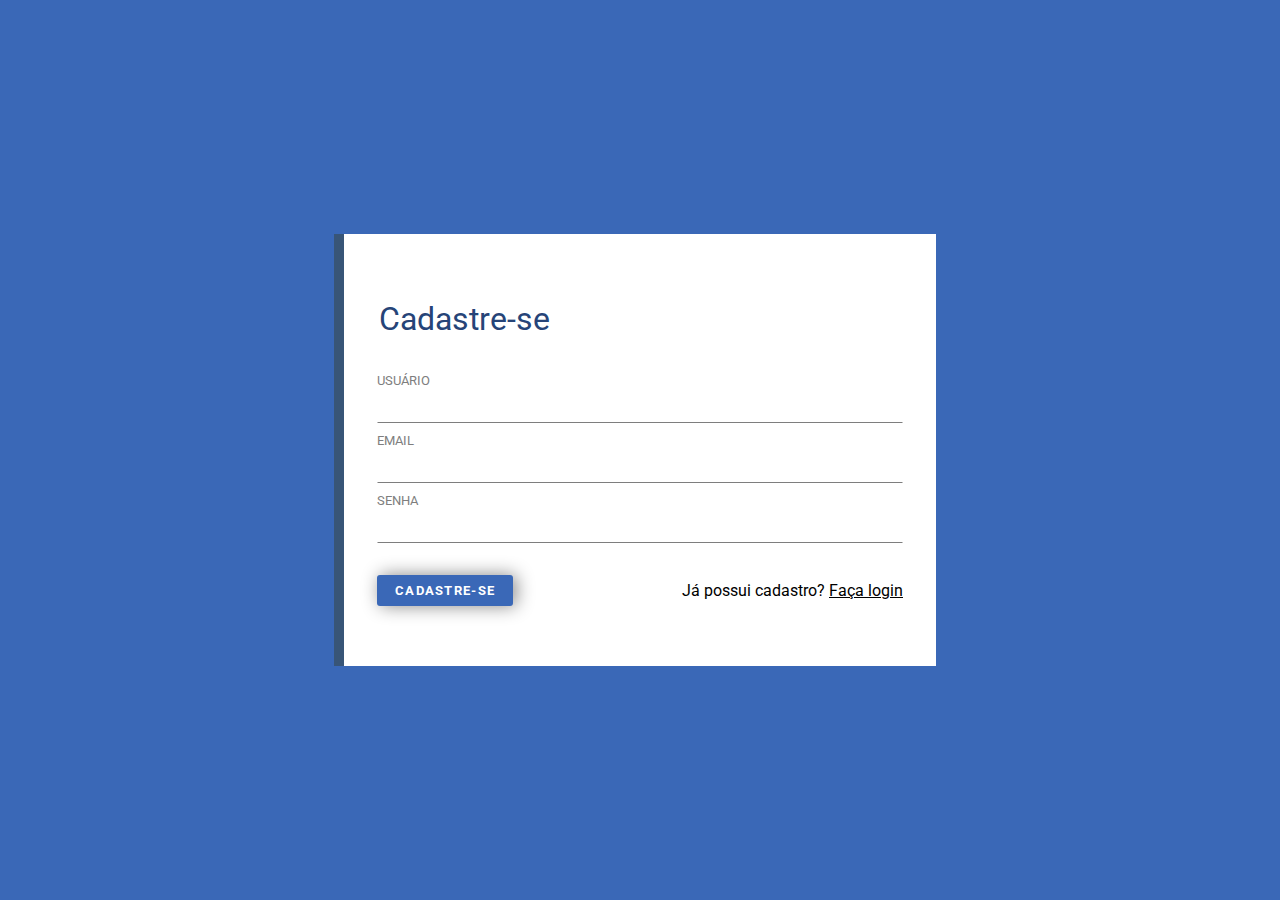
<file: projeto_login_cadastro/index.html>
<!DOCTYPE html>
<html lang="pt-br">

<head>
    <meta charset="UTF-8">
    <meta name="viewport" content="width=device-width, initial-scale=1.0">
    <title>index</title>



    <link rel="preconnect" href="https://fonts.googleapis.com">
    <link rel="preconnect" href="https://fonts.gstatic.com" crossorigin>
    <link
        href="https://fonts.googleapis.com/css2?family=Inter:wght@600&family=Roboto:wght@300;400;900&family=Sora&display=swap"
        rel="stylesheet">


    <link rel="stylesheet" href="../projeto_login_cadastro/estilo_index.css">

</head>

<body>

    <form action="#" class="wrapperContainer_form" autocomplete="off" method="get">

        <fieldset class="wrapperContainer_fieldset">

            <legend class="wrapperContainer_title">Cadastre-se</legend>

            <label for="user" class=" wrapperContainer_label">Usuário</label>

            <input class="wrapperContainer_input" type="text" id="user" name="user" required>

            <label class=" wrapperContainer_label" for="email">Email</label>

            <input class="wrapperContainer_input" type="email" name="email" id="email">

            <label class=" wrapperContainer_label" for="password">Senha</label>

            <input class="wrapperContainer_input son" maxlength="20" minlength="8" type="password" name="password"
                id="password">

            <div class="wrapperContainer_hero">
                <button type="submit" class="wrapperContainer_btn">Cadastre-se</button>
                <a href="../projeto_login_cadastro/login.html" class="wrapperContainer_link_a">Já possui cadastro?
                    <span> Faça login </span> </a>
            </div>

        </fieldset>


    </form>


</body>

</html>
</file>
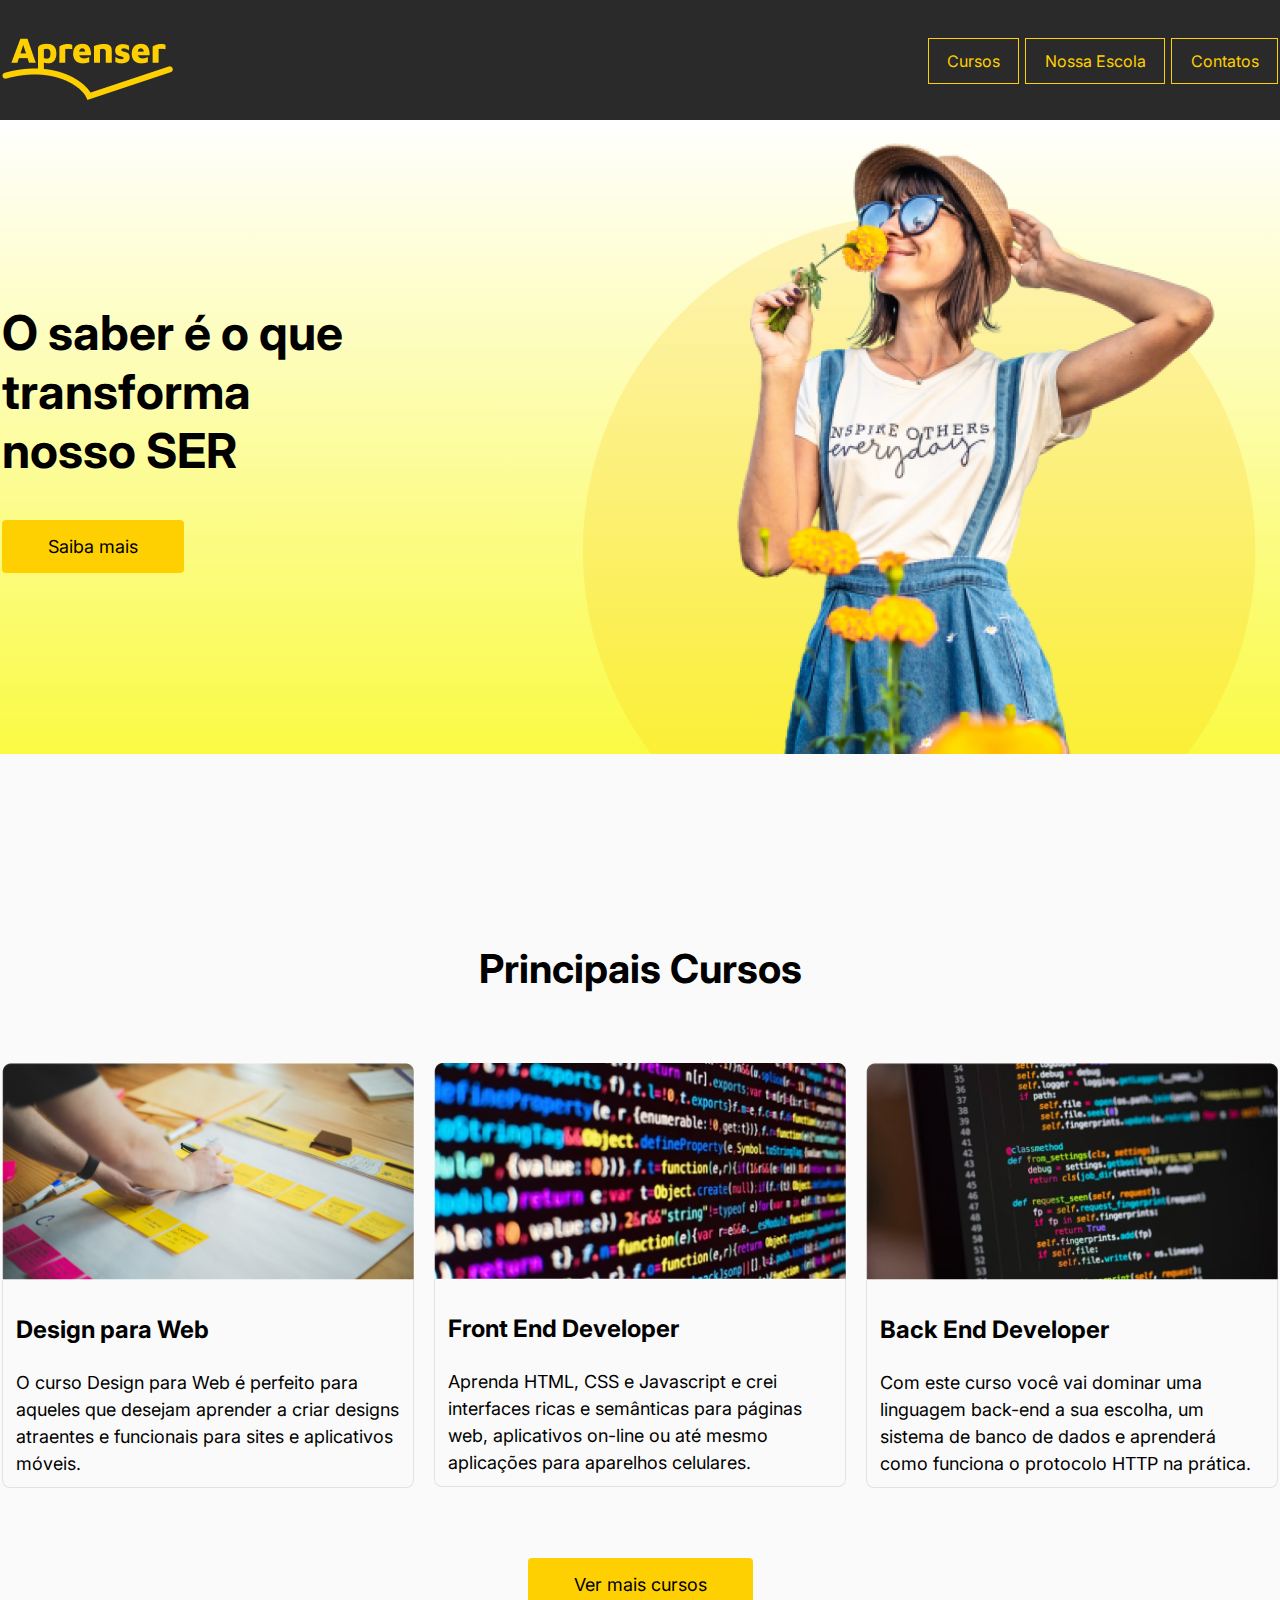
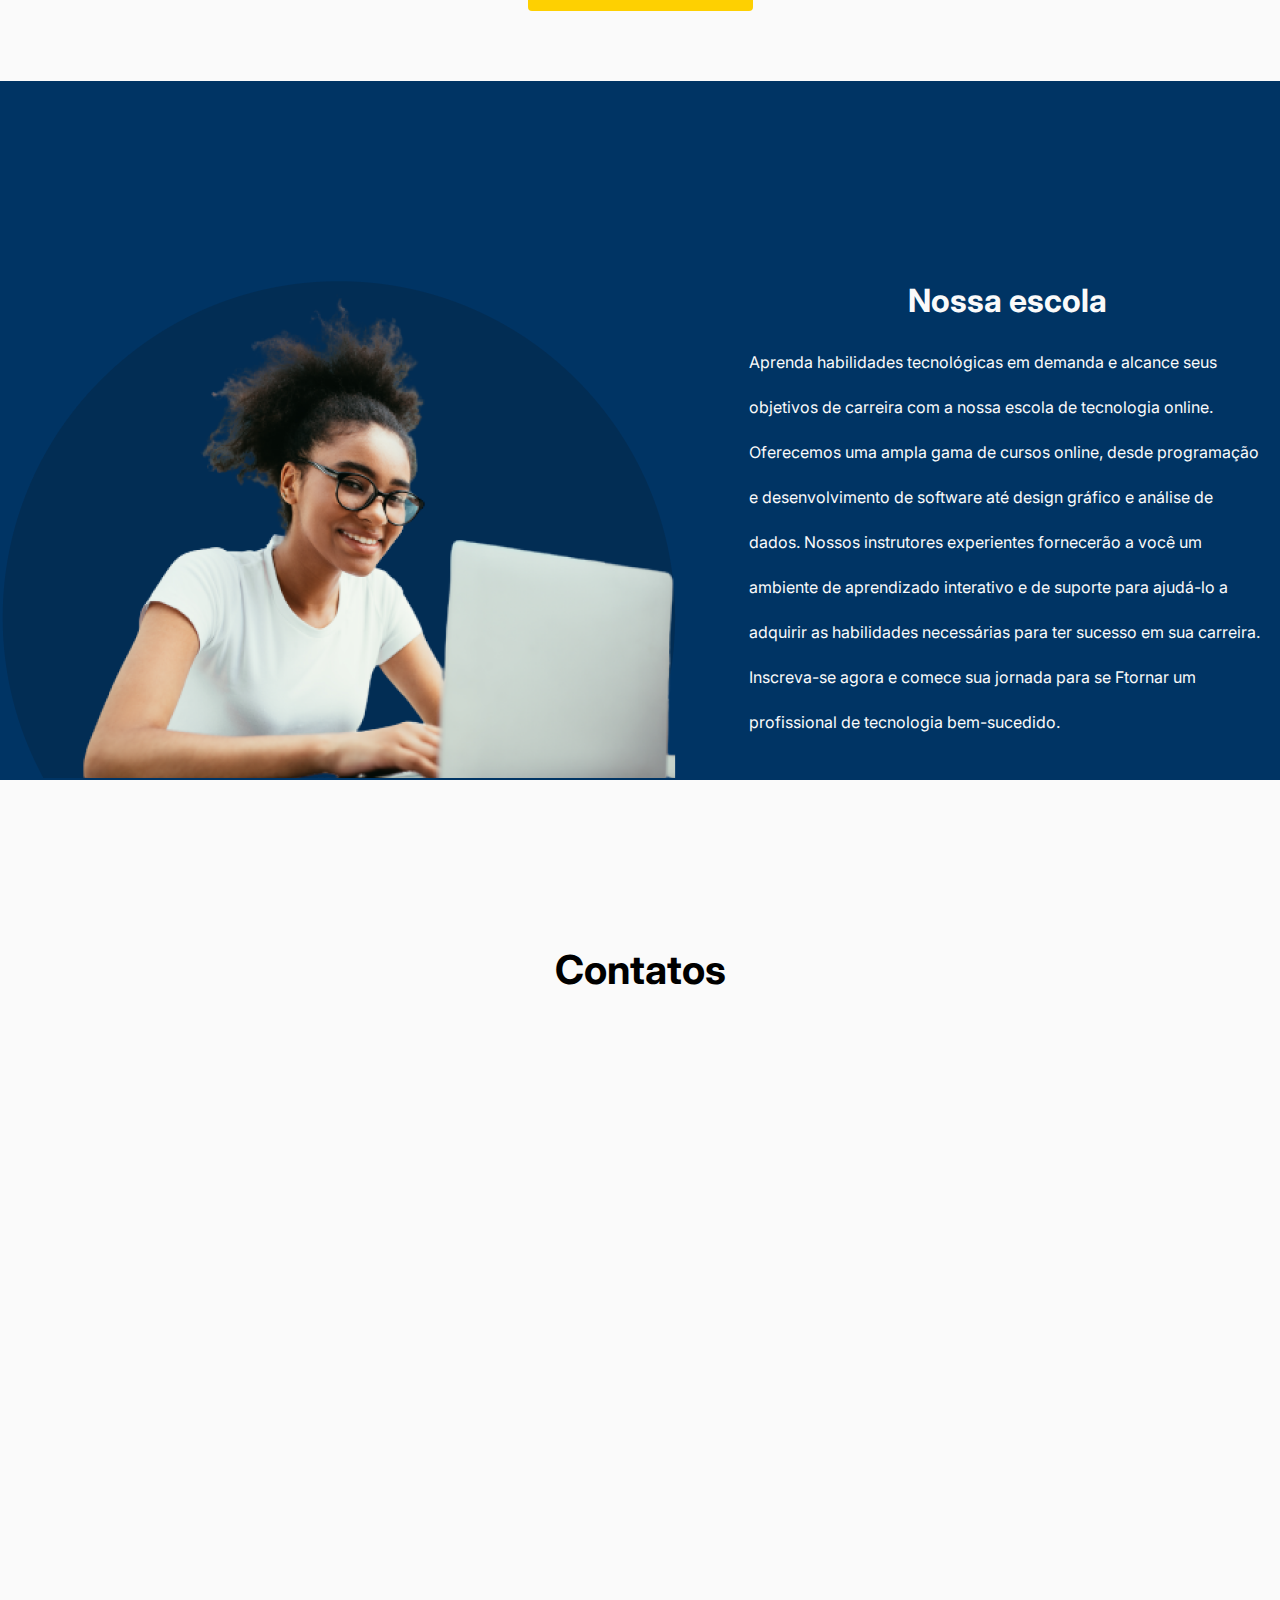
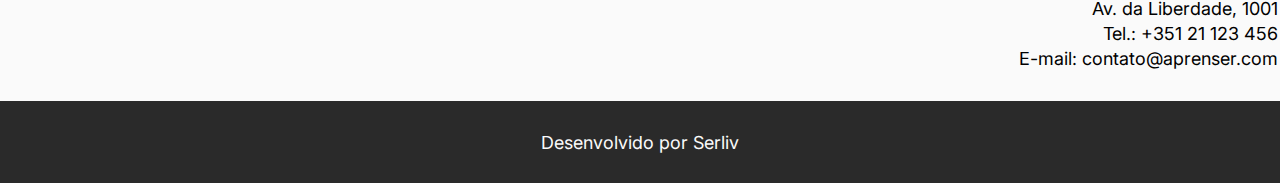
<file: ProjetoAprenser/index.html>
<!DOCTYPE html>
<html lang="pt-br">

<head>
    <meta charset="UTF-8">
    <meta name="viewport" content="width=device-width, initial-scale=1.0">
    <title>Projeo Aprenser</title>

    <link rel="preconnect" href="https://fonts.googleapis.com">
    <link rel="preconnect" href="https://fonts.gstatic.com" crossorigin>
    <link href="https://fonts.googleapis.com/css2?family=Inter:wght@600&family=Roboto:wght@400;900&display=swap"
        rel="stylesheet">
    <link rel="preconnect" href="https://fonts.googleapis.com">
    <link rel="preconnect" href="https://fonts.gstatic.com" crossorigin>
    <link
        href="https://fonts.googleapis.com/css2?family=Inter:wght@600&family=Roboto:wght@400;900&family=Sora&display=swap"
        rel="stylesheet">

    <link rel="stylesheet" href="estilo.css">

</head>

<body>
    <div class="wrapperContainer wrapperContainer-dark wrapperContainer_fixed">
        <header class="header container">
            <img src="../ProjetoAprenser/imagens/logoAprenser.png" alt="logo-Aprenser">

            <nav class="header_nav">
                <ul>
                    <li><a href="#cursos">Cursos</a></li>
                    <!-- colocando o #cursos é possível clicar e direcionar o usuário para seção na página. -->
                    <li><a href="#escola">Nossa Escola</a></li>
                    <li><a href="#contatos">Contatos</a></li>
                </ul>
            </nav>
        </header>
    </div>

    <div class="wrapperContainer wrapperContainer-hero">
        <section class="container heroBanner">
            <div class="header_content">
                <h1 class="hero_title">O saber é o que transforma nosso <span class="upper"> ser </span> </h1>
                <a href="#" class="btn">Saiba mais</a>
            </div>
            <img src="../ProjetoAprenser/imagens/HeroImage.png" alt="Mulher segurando flores">
        </section>
    </div>

    <div class="wrapperContainer wrapperContainer-light wrapperContainer-padded" id="cursos">
        <section  class="cursos container">
            <h2 class="section_title">Principais Cursos</h2>
            <div class="cursosContainer">
                <article class="curso_card">
                    <img src="../ProjetoAprenser/imagens/curso-design.png" alt="Curso Design">
                    <div class="cursos_card_content">
                        <h3>Design para Web</h3>
                        <p>O curso Design para Web é perfeito para aqueles que desejam aprender a criar designs
                            atraentes e funcionais para sites e aplicativos móveis.</p>
                    </div>
                </article>

                <article class="curso_card">
                    <img src="../ProjetoAprenser/imagens/curso-design-1.png" alt="Curso Front-end">
                    <div class="cursos_card_content">
                        <h3>Front End Developer</h3>
                        <p>Aprenda HTML, CSS e Javascript e crei interfaces ricas e semânticas para páginas web,
                            aplicativos on-line ou até mesmo aplicações para aparelhos celulares.</p>
                    </div>
                </article>

                <article class="curso_card">
                    <img src="../ProjetoAprenser/imagens/curso-design-2.png" alt="Curso back-end">
                    <div class="cursos_card_content">
                        <h3>Back End Developer</h3>
                        <p>Com este curso você vai dominar uma linguagem back-end a sua escolha, um sistema de banco de
                            dados e aprenderá como funciona o protocolo HTTP na prática.</p>
                    </div>
                </article>
            </div>
            <a href="#" class="btn section_btn">Ver mais cursos</a>
        </section>
    </div>

    <div class="wrapperContainer wrapperContainer-dark2 wrapperContainer-padded" id="escola">
        <section class="container escola">
            <div class="div_img_mulher">
                <img src="../ProjetoAprenser/imagens/nossa-escola.png" alt="Jovem mulher estudante">
            </div>
            <div class="escola_content">
                <h3 class="escola_title">Nossa escola</h3>
                <p>Aprenda habilidades tecnológicas em demanda e alcance seus objetivos de carreira com a nossa escola
                    de tecnologia online. Oferecemos uma ampla gama de cursos online, desde programação e
                    desenvolvimento de software até design gráfico e análise de dados. Nossos instrutores experientes
                    fornecerão a você
                    um ambiente de aprendizado interativo e de suporte para ajudá-lo a adquirir as habilidades
                    necessárias para ter sucesso em sua carreira. Inscreva-se agora e comece sua jornada para se Ftornar
                    um
                    profissional de tecnologia bem-sucedido.
                </p>
            </div>

        </section>
    </div>

    <div class="wrapperContainer wrapperContainer-banner wrapperContainer-padded" id="contatos">
        <section class="container">
            <h2 class="contatos">Contatos</h2>
            <!-- <img src="../ProjetoAprenser/imagens/map.png" alt="mapa"> -->
            <iframe
                src="https://www.google.com/maps/embed?pb=!1m18!1m12!1m3!1d3969.095916087109!2d-35.21424572387248!3d-5.842104094141204!2m3!1f0!2f0!3f0!3m2!1i1024!2i768!4f13.1!3m3!1m2!1s0x7b2ff7f3d2f608f%3A0xd58db53fc452bd36!2sNatal%20Shopping!5e0!3m2!1spt-BR!2sbr!4v1690777337299!5m2!1spt-BR!2sbr"
                width="100%" height="525" style="border:0;" allowfullscreen="" loading="lazy"
                referrerpolicy="no-referrer-when-downgrade"></iframe>
            <address class="contato_address">
                Av. da Liberdade, 1001 <br>
                Tel.: +351 21 123 456 <br>
                E-mail: contato@aprenser.com
            </address>
        </section>
    </div>

    <div class="wrapperContainer wrapperContainer-dark">
        <footer class="rodape">
            Desenvolvido por Serliv
        </footer>
    </div>

</body>

</html>
</file>
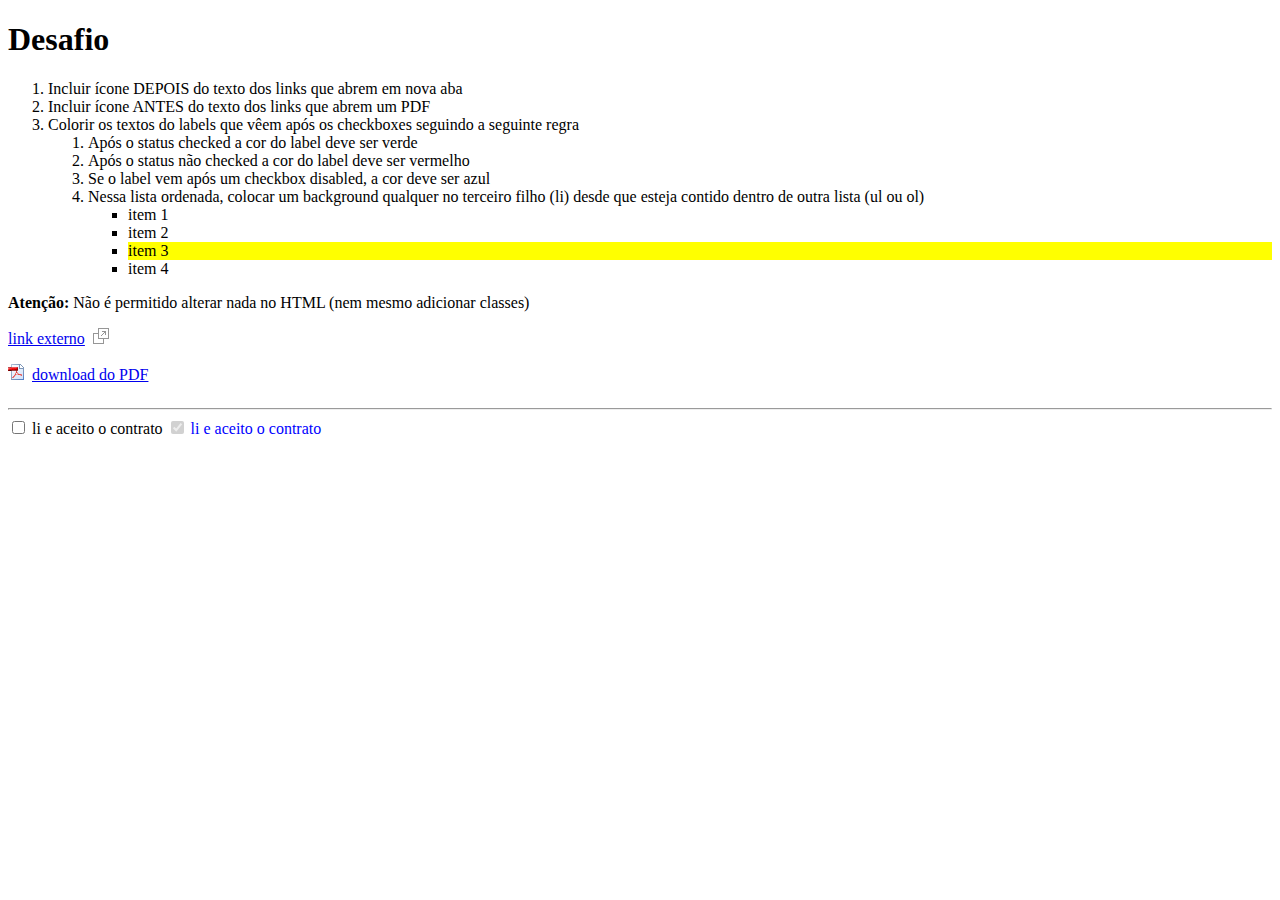
<file: after_before_desafio/after_before_desafio-inicio.html>
<!DOCTYPE html>
<html lang="pt-br">

<head>
    <meta charset="UTF-8">

    <title>Seletores de atributos</title>
    <link rel="stylesheet" href="../after_before_desafio/after_before_desafio-inicio.css">

</head>

<body>

    <h1>Desafio</h1>
    <ol>
        <li>Incluir ícone DEPOIS do texto dos links que abrem em nova aba</li>
        <li>Incluir ícone ANTES do texto dos links que abrem um PDF</li>
        <li>Colorir os textos do labels que vêem após os checkboxes seguindo a seguinte regra
            <ol>
                <li>Após o status checked a cor do label deve ser verde</li>
                <li>Após o status não checked a cor do label deve ser vermelho</li>
                <li>Se o label vem após um checkbox disabled, a cor deve ser azul</li>
                <li>Nessa lista ordenada, colocar um background qualquer no terceiro filho (li) desde que esteja contido
                    dentro de outra lista (ul ou ol)
                    <ul>
                        <li>item 1</li>
                        <li>item 2</li>
                        <li>item 3</li>
                        <li>item 4</li>
                    </ul>
                </li>
            </ol>
        </li>
    </ol>
    <p><b>Atenção:</b> Não é permitido alterar nada no HTML (nem mesmo adicionar classes)</p>

    <a href="http://serfrontend.com" target="_blank">link externo</a><br>
    <a href="qq.pdf">download do PDF</a>

    <hr>

    <input type="checkbox" name="chk1" id="chk1">
    <label for="chk1">
        li e aceito o contrato
    </label>
    <input type="checkbox" name="chk2" id="chk2" disabled checked>
    <label for="chk2">
        li e aceito o contrato
    </label>

</body>

</html>
</file>
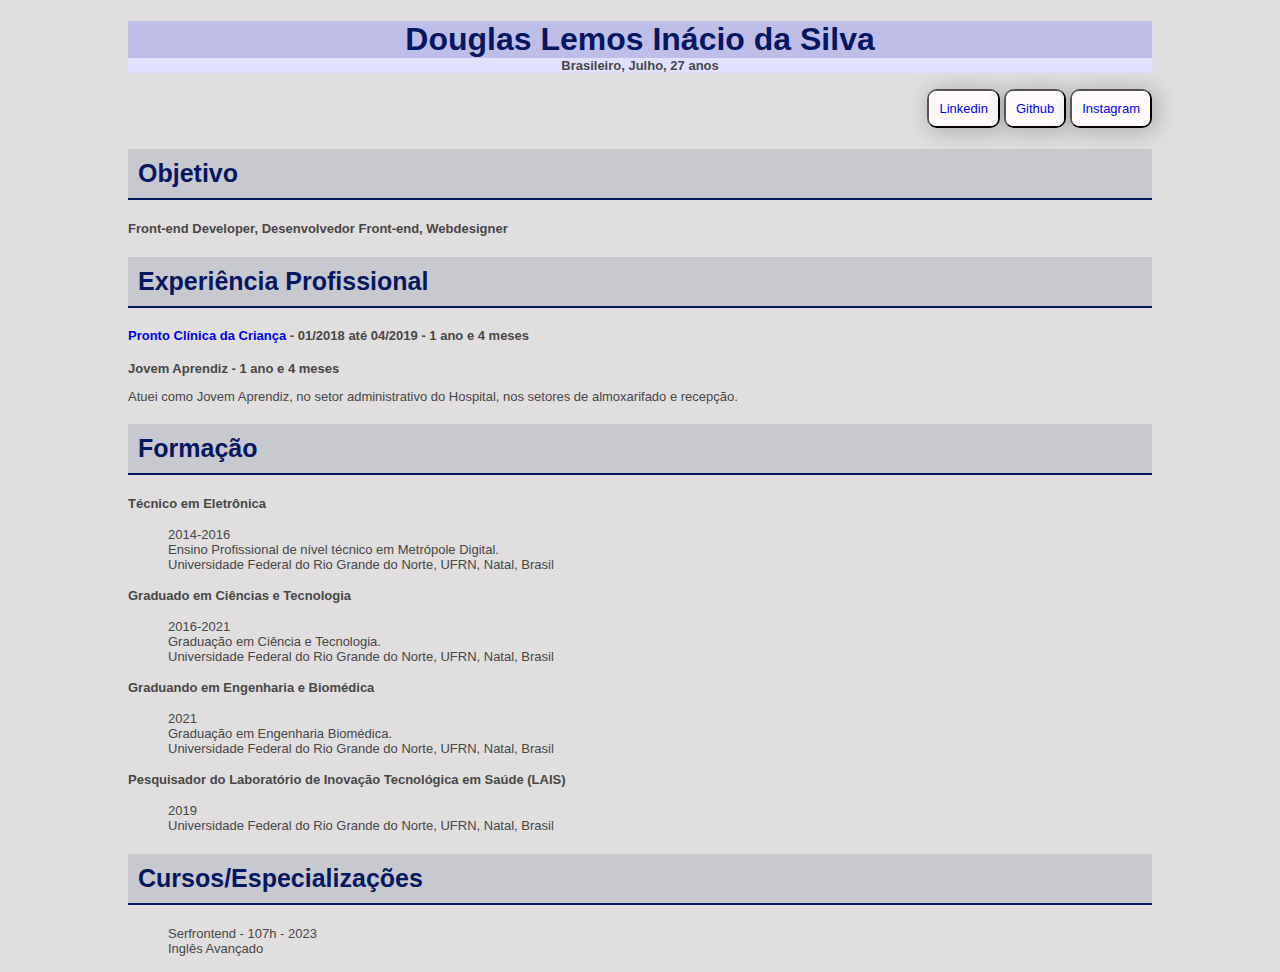
<file: desafio01/desafio01_v1.html>
<!DOCTYPE html>
<html lang="pt-br">
<head>
    <meta charset="UTF-8">
    <meta name="description" content="Descrição da minha página">
    <meta name="author" content="Douglas Lemos">   
    <title>Currículo</title>

    <link rel="stylesheet" href="../desafio01/desafio01_v1.css">


</head>
<div>
<body>
 <!-- Título -->
    <h1> Douglas Lemos Inácio da Silva </h1>

      <p class="p1 subtitle">Brasileiro, Julho, 27 anos</p>

      <ul class="menu">
            <button><li><a target="_blank" href="https://www.linkedin.com/in/douglas-lemos-b66069252/">Linkedin</a></li> </button> 
            <button><li><a target="_blank" href="https://github.com/dlemos09">Github</a></li></button>
            <button> <li><a target="_blank" href="https://www.instagram.com/">Instagram</a></li></button>
      </ul>

<!-- Objetivo -->

    <h2>Objetivo</h2>
    
      <p> Front-end Developer, Desenvolvedor Front-end, Webdesigner </p>

     

<!-- Experiência profissional -->

    <h2>Experiência Profissional</h2>

        <h4 > <strong> <a target="_blank" href="https://www.instagram.com/prontoclinicapg/"> Pronto Clínica da Criança </a> </strong> - <b>01/2018 até 04/2019 - 1 ano e 4 meses </b> </h4>

            <p>  Jovem Aprendiz - 1 ano e 4 meses </p>

            <p class="p2" >Atuei como Jovem Aprendiz, no setor administrativo do Hospital, nos setores de almoxarifado e recepção.</p>

<!-- Formação Acadêmica -->
    <h2> Formação </h2>

        <h3> Técnico em Eletrônica </h3>
        
            <ul>
                <li>2014-2016</li>
                <li> Ensino Profissional de nível técnico em Metrópole Digital. </li>
                <li> Universidade Federal do Rio Grande do Norte, UFRN, Natal, Brasil </li>
            </ul>
        

        <h3> Graduado em Ciências e Tecnologia </h3>

            <ul>
                <li>2016-2021</li>
                <li> Graduação em Ciência e Tecnologia.</li>
                <li> Universidade Federal do Rio Grande do Norte, UFRN, Natal, Brasil </li>
            </ul>

        <h3> Graduando em Engenharia e Biomédica </h3>

            <ul>
                <li>2021</li>
                <li> Graduação em Engenharia Biomédica. </li>
                <li> Universidade Federal do Rio Grande do Norte, UFRN, Natal, Brasil </li>
            </ul>

        <h3> Pesquisador do Laboratório de Inovação Tecnológica em Saúde (LAIS) </h3>
            <ul>
                <li>2019</li>
                <li> Universidade Federal do Rio Grande do Norte, UFRN, Natal, Brasil </li>
            </ul>

    <h2> Cursos/Especializações  </h2>

        <ul>
            <li> Serfrontend - 107h - 2023 </li>
            <li> Inglês Avançado </li>
        </ul>
    
</body>
</html>
</file>
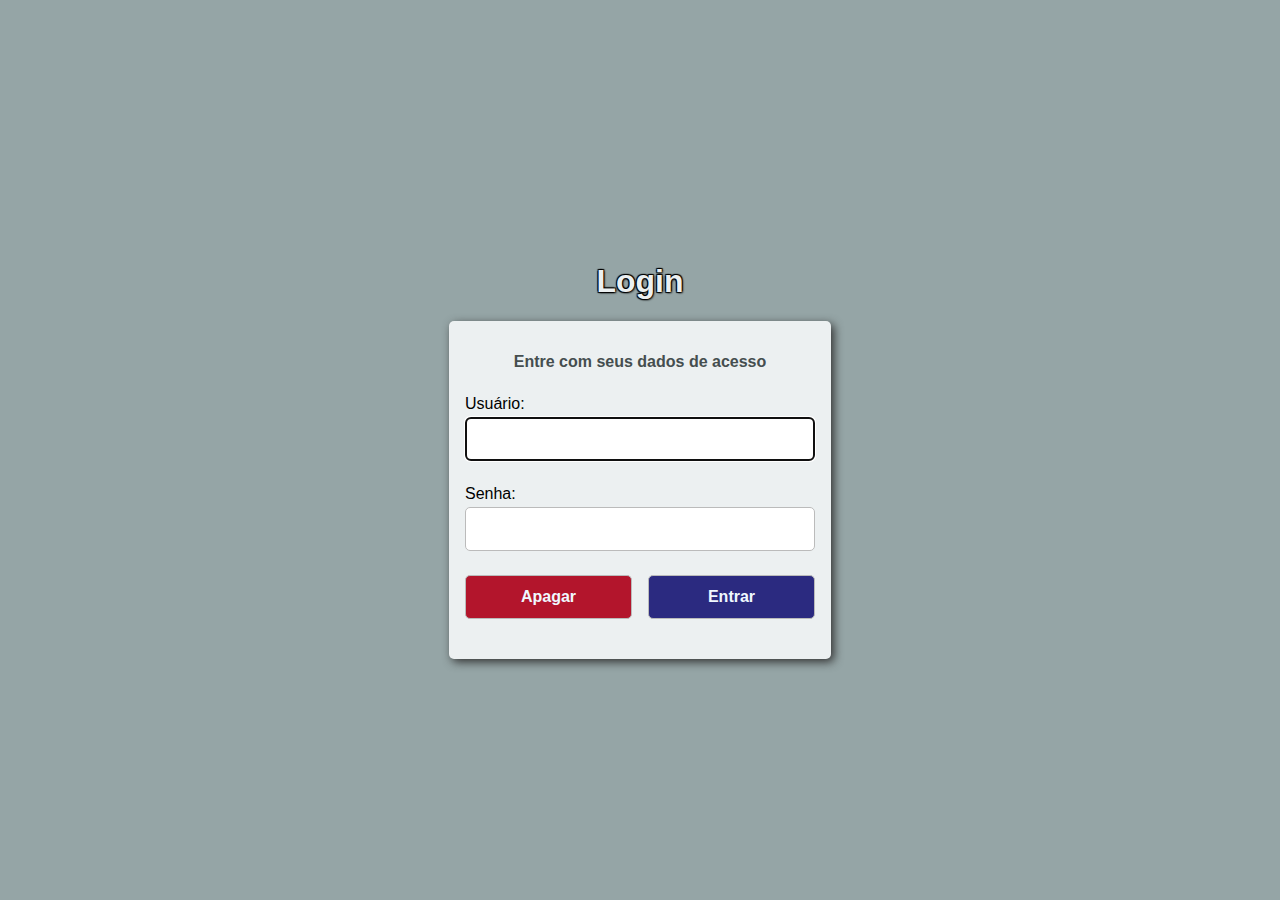
<file: primeiro_login/login.html>
<!DOCTYPE html>
<html lang="pt-br">

<head>
    <meta charset="UTF-8">
    <meta name="viewport" content="width=device-width, initial-scale=1.0">
    <title>Login</title>

    <link rel="stylesheet" href="../primeiro_login/login_final.css">
</head>

<body>
    <h1 class="login">Login</h1>

    <form  method="get">
        <fieldset>
            <legend>Entre com seus dados de acesso</legend>
            <!-- Nome do Usuário -->
            <label for="user">Usuário:</label>
            <input type="text" id="user" required autofocus>  <!-- O atributo require é um atributo boleno (existe ou não), torna o input obrigatório-->

            <!-- Senha do Usuário -->
            <label for="pass">Senha:</label>
            <input type="password" id="pass" required>

            <div class="actions"> 
                <input type="reset" value="Apagar" class="botao2">
                <input type="submit" value="Entrar" class="botao">
            </div>
            </fieldset>
    </form>

</body>

</html>
</file>
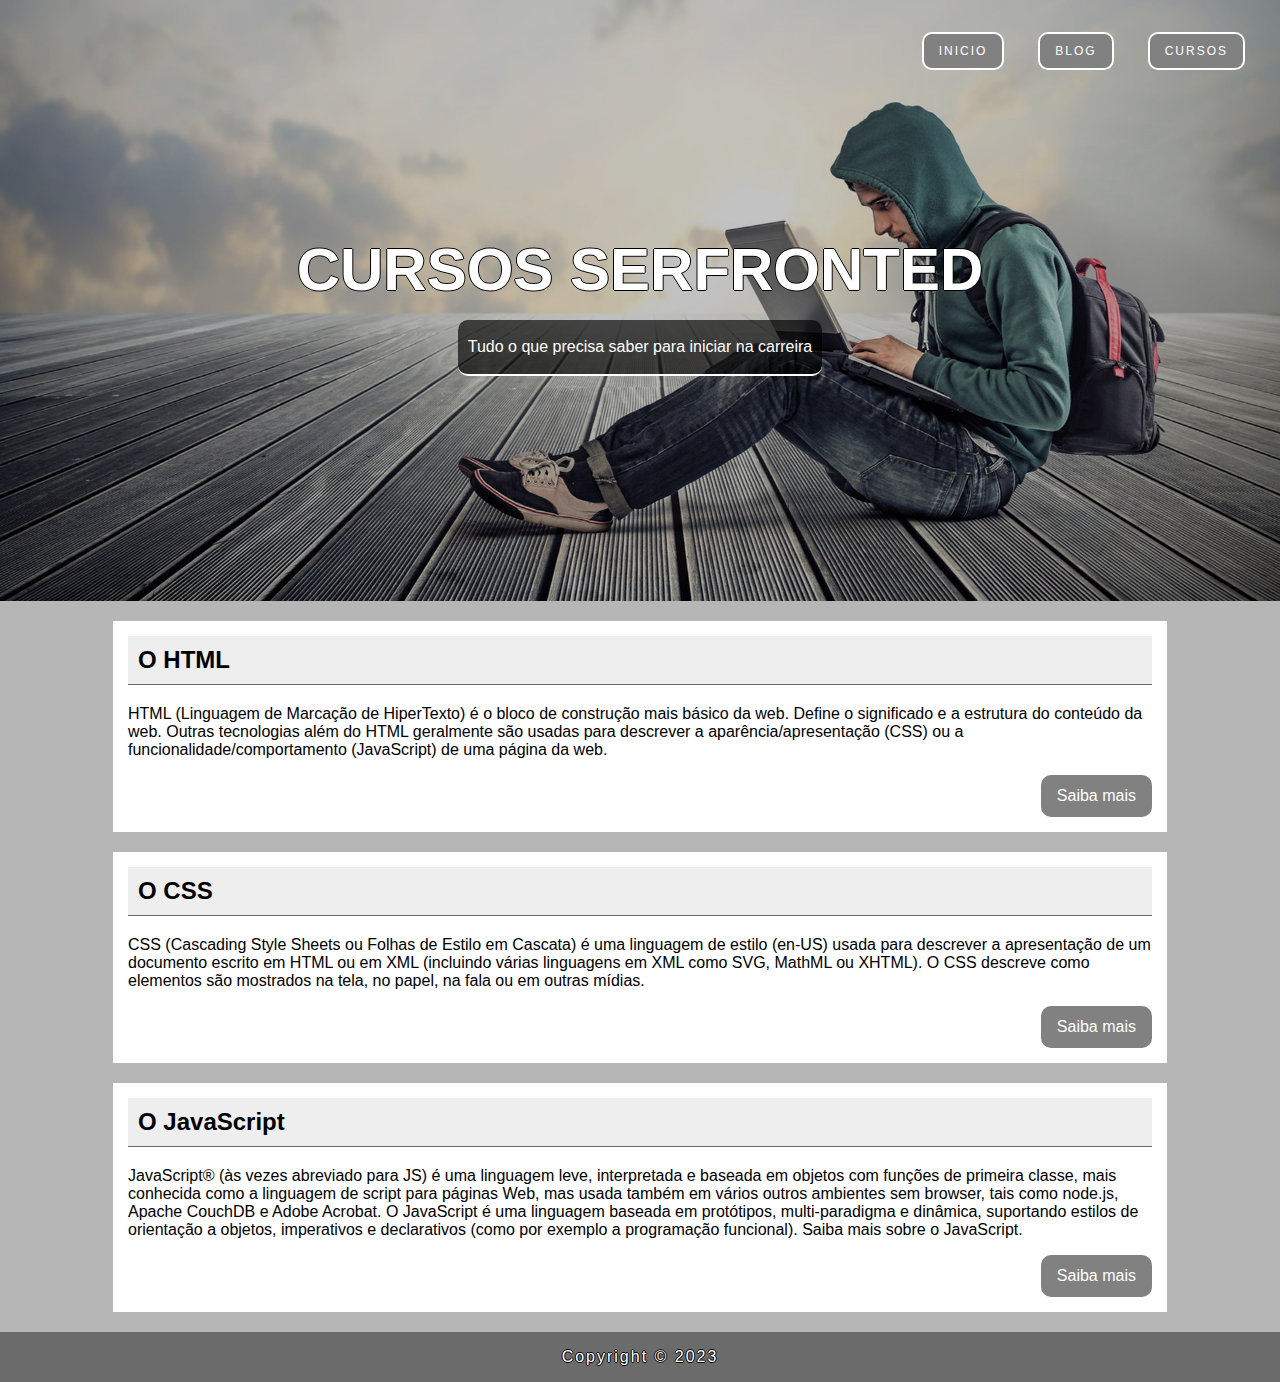
<file: projeto01/projeto01.html>
<!DOCTYPE html>
<html lang="pt-br">

<head>
    <meta charset="UTF-8">
    <meta name="description" content="Descrição da minha página">
    <meta name="author" content="Douglas Lemos">
    <title>Projeto</title>

    <link rel="stylesheet" href="../projeto01/projeto01.css">
</head>

<body>
<!-- Cabeçalho -->

    <header class="hero">
        <nav class="menu">
            <ul>
                <li> <a href="#"> Inicio </a> </li>
                <li> <a href="#"> Blog </a> </li>
                <li> <a target="_blank" href="https://techguide.sh/pt-BR/path/front-end/"> Cursos </a> </li>

            </ul>
        </nav>

<!-- Título principal -->
        <div class="hero-content">
            <h1> cursos serfronted</h1>
            <p> Tudo o que precisa saber para iniciar na carreira </p>

        </div>
    </header>
<!-- Corpo do projeto -->
    <main>

        <section>
            <article class="art">
                <header>
                    <h2> O HTML</h2>
                </header>
                <p> HTML (Linguagem de Marcação de HiperTexto) é o bloco de construção mais básico da web. Define
                    o
                    significado e a estrutura do conteúdo da web. Outras tecnologias além do HTML geralmente são
                    usadas para
                    descrever a aparência/apresentação (CSS) ou a funcionalidade/comportamento (JavaScript) de
                    uma página da
                    web.</p>

                <a target="_blank" href="https://developer.mozilla.org/pt-BR/docs/Web/HTML" class="btn">Saiba
                    mais</a>
            </article>


            <article class="art">
                <header>
                    <h2> O CSS</h2>
                </header>
                <p>CSS (Cascading Style Sheets ou Folhas de Estilo em Cascata) é uma linguagem de estilo (en-US)
                    usada para
                    descrever a apresentação de um documento escrito em HTML ou em XML (incluindo várias
                    linguagens em XML
                    como SVG, MathML ou XHTML). O CSS descreve como elementos são mostrados na tela, no papel,
                    na fala ou em
                    outras mídias.
                </p>
                <a target="_blank" href="https://developer.mozilla.org/pt-BR/docs/Web/CSS" class="btn">Saiba
                    mais</a>

            </article>

            <article class="art">
                <header>
                    <h2> O JavaScript </h2>
                </header>
                <p>JavaScript® (às vezes abreviado para JS) é uma linguagem leve, interpretada e baseada em
                    objetos com
                    funções de primeira classe, mais conhecida como a linguagem de script para páginas Web, mas
                    usada também
                    em vários outros ambientes sem browser, tais como node.js, Apache CouchDB e Adobe Acrobat. O
                    JavaScript
                    é uma linguagem baseada em protótipos, multi-paradigma e dinâmica, suportando estilos de
                    orientação a
                    objetos, imperativos e declarativos (como por exemplo a programação funcional). Saiba mais
                    sobre o
                    JavaScript.</p>
                <a target="_blank" href="https://developer.mozilla.org/pt-BR/docs/Web/JavaScript" class="btn">Saiba
                    mais</a>
            </article>
        </section>

    </main>
    
<!-- RODAPÉ DA PÁGINA -->

    <footer>

        <p>Copyright &copy; 2023</p>

    </footer>
</body>

</html>
</file>
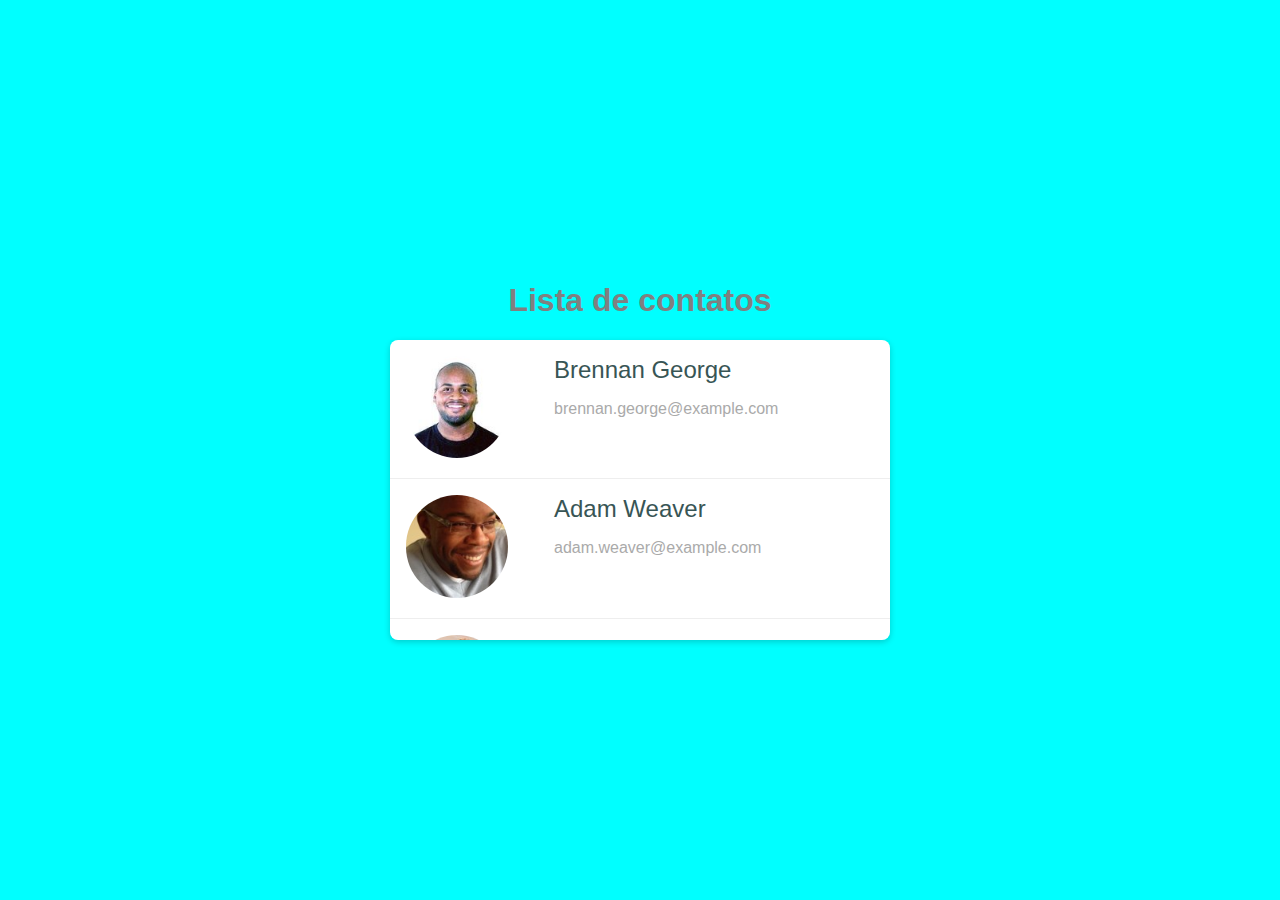
<file: projeto02/projeto02_v2.html>
<!DOCTYPE html>
<html lang="pt-BR">

<head>
    <meta charset="UTF-8">
    <meta name="description" content="Descrição da minha página">
    <meta name="author" content="Douglas Lemos">
    <title>Projeto 2</title>

    <link rel="stylesheet" href="../projeto02/projeto02_v2.css">

</head>

<body>
    <!-- título lista de contatos -->
    <h1 class="main-title">Lista de contatos</h1>
    <!-- minha lista de contatos -->
    <div class="list-wrapper">

        <ul class="list">
            <li class="list-item">
                <div class="list-item__imagem">
                    <img src="../projeto02/img/1.jpg" alt="Brennan George">
                </div>
                <div class="list-item__content">
                    <p class="list-item__name">
                        Brennan George
                    </p>
                    <p class="list-item__email">brennan.george@example.com</p>
                </div>

                <div class="list-item__action">
                    <a href="#"><img src="../projeto02/img/delete.png" alt="Delete"></a>
                    <a href="#"><img src="../projeto02/img/edit.png" alt="Edit"></a>
                </div>
            </li>
            <li class="list-item">
                <div class="list-item__imagem">
                    <img src="../projeto02/img/2.jpg" alt="Brennan George">
                </div>
                <div class="list-item__content">
                    <p class="list-item__name">
                        Adam Weaver
                    </p>
                    <p class="list-item__email">adam.weaver@example.com</p>
                </div>

                <div class="list-item__action">
                    <a href="#"><img src="../projeto02/img/delete.png" alt="Delete"></a>
                    <a href="#"><img src="../projeto02/img/edit.png" alt="Edit"></a>
                </div>
            </li>
            <li class="list-item">
                <div class="list-item__imagem">
                    <img src="../projeto02/img/3.jpg" alt="Brennan George">
                </div>
                <div class="list-item__content">
                    <p class="list-item__name">
                        Troy Butler
                    </p>
                    <p class="list-item__email">troy.butler@example.com</p>
                </div>

                <div class="list-item__action">
                    <a href="#"><img src="../projeto02/img/delete.png" alt="Delete"></a>
                    <a href="#"><img src="../projeto02/img/edit.png" alt="Edit"></a>
                </div>
            </li>
            <li class="list-item">
                <div class="list-item__imagem">
                    <img src="../projeto02/img/4.jpg" alt="Brennan George">
                </div>
                <div class="list-item__content">
                    <p class="list-item__name">
                        Isobel Lewis
                    </p>
                    <p class="list-item__email">isobel.lewis@example.com</p>
                </div>

                <div class="list-item__action">
                    <a href="#"><img src="../projeto02/img/delete.png" alt="Delete"></a>
                    <a href="#"><img src="../projeto02/img/edit.png" alt="Edit"></a>
                </div>
            </li>
            <li class="list-item">
                <div class="list-item__imagem">
                    <img src="../projeto02/img/5.jpg" alt="Brennan George">
                </div>
                <div class="list-item__content">
                    <p class="list-item__name">
                        Lisa Garcia
                    </p>
                    <p class="list-item__email">lisa.garcia@example.com</p>
                </div>

                <div class="list-item__action">
                    <a href="#"><img src="../projeto02/img/delete.png" alt="Delete"></a>
                    <a href="#"><img src="../projeto02/img/edit.png" alt="Edit"></a>
            </li>
            <li class="list-item">
                <div class="list-item__imagem">
                    <img src="../projeto02/img/6.jpg" alt="Brennan George">
                </div>
                <div class="list-item__content">
                    <p class="list-item__name">
                        Maria Brown
                    </p>
                    <p class="list-item__email">maria.brown@example.com</p>
                </div>

                <div class="list-item__action">
                    <a href="#"><img src="../projeto02/img/delete.png" alt="Delete"></a>
                    <a href="#"><img src="../projeto02/img/edit.png" alt="Edit"></a>
            </li>
        </ul>
    </div>


</body>

</html>
</file>
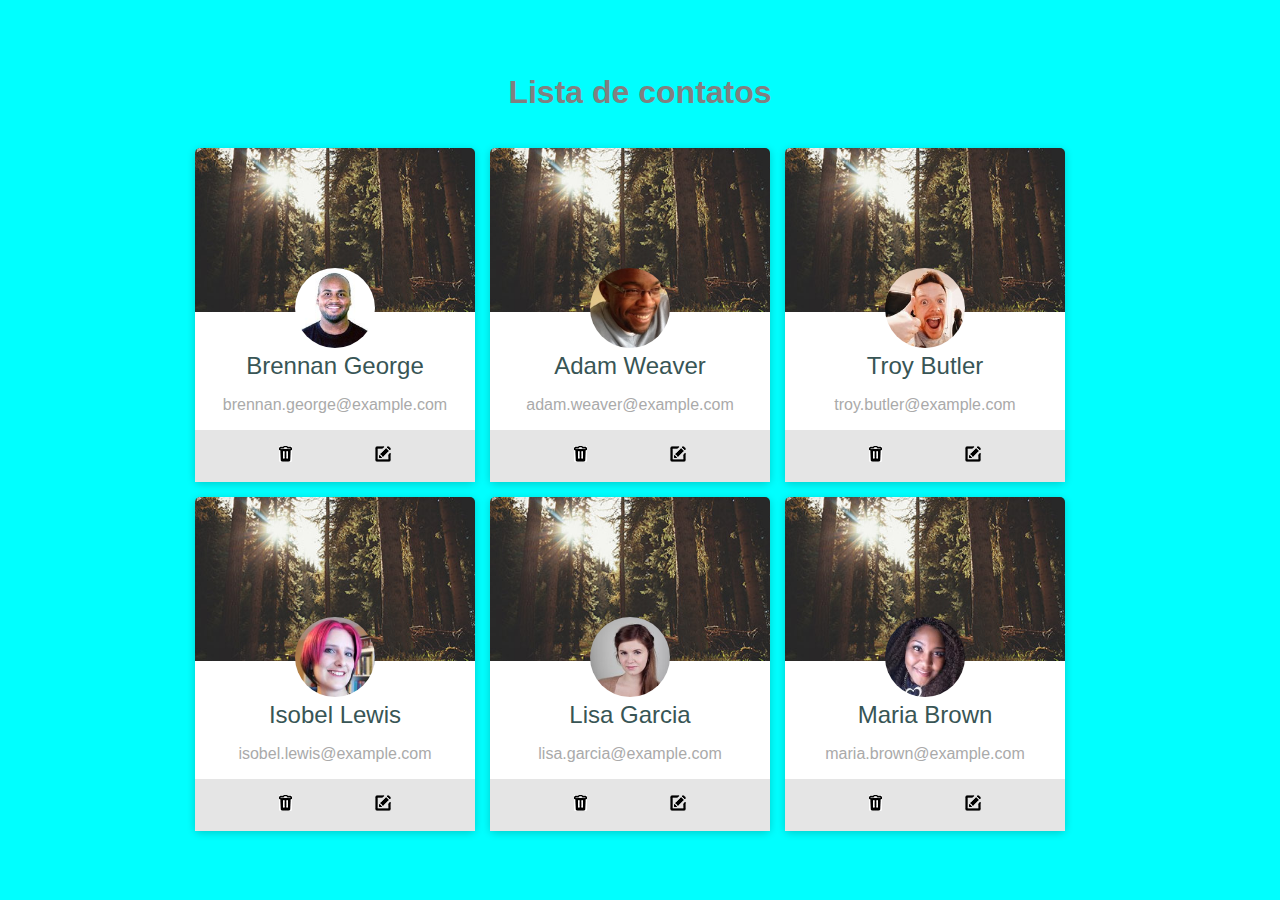
<file: projeto02/projeto_02_v1.html>
<!DOCTYPE html>
<html lang="pt-BR">

<head>
    <meta charset="UTF-8">
    <meta name="description" content="Descrição da minha página">
    <meta name="author" content="Douglas Lemos">
    <title>Projeto 2</title>

    <link rel="stylesheet" href="../projeto02/projeto_02_v1.css">

</head>

<body>
    <!-- título lista de contatos -->
    <h1 class="main-title">Lista de contatos</h1>
    <!-- minha lista de contatos -->
    <div class="list-wrapper">

        <ul class="list">
            <li class="list-item">
                <div class="list-item__imagem">
                    <img src="../projeto02/img/1.jpg" alt="Brennan George">
                </div>
                <div class="list-item__content">
                    <p class="list-item__name">
                        Brennan George
                    </p>
                    <p class="list-item__email">brennan.george@example.com</p>
                </div>

                <div class="list-item__action">
                    <a href="#"><img src="../projeto02/img/delete.png" alt="Delete"></a>
                    <a href="#"><img src="../projeto02/img/edit.png" alt="Edit"></a>
                </div>
            </li>
            <li class="list-item">
                <div class="list-item__imagem">
                    <img src="../projeto02/img/2.jpg" alt="Brennan George">
                </div>
                <div class="list-item__content">
                    <p class="list-item__name">
                        Adam Weaver
                    </p>
                    <p class="list-item__email">adam.weaver@example.com</p>
                </div>

                <div class="list-item__action">
                    <a href="#"><img src="../projeto02/img/delete.png" alt="Delete"></a>
                    <a href="#"><img src="../projeto02/img/edit.png" alt="Edit"></a>
                </div>
            </li>
            <li class="list-item">
                <div class="list-item__imagem">
                    <img src="../projeto02/img/3.jpg" alt="Brennan George">
                </div>
                <div class="list-item__content">
                    <p class="list-item__name">
                        Troy Butler
                    </p>
                    <p class="list-item__email">troy.butler@example.com</p>
                </div>

                <div class="list-item__action">
                    <a href="#"><img src="../projeto02/img/delete.png" alt="Delete"></a>
                    <a href="#"><img src="../projeto02/img/edit.png" alt="Edit"></a>
                </div>
            </li>
            <li class="list-item">
                <div class="list-item__imagem">
                    <img src="../projeto02/img/4.jpg" alt="Brennan George">
                </div>
                <div class="list-item__content">
                    <p class="list-item__name">
                        Isobel Lewis
                    </p>
                    <p class="list-item__email">isobel.lewis@example.com</p>
                </div>

                <div class="list-item__action">
                    <a href="#"><img src="../projeto02/img/delete.png" alt="Delete"></a>
                    <a href="#"><img src="../projeto02/img/edit.png" alt="Edit"></a>
                </div>
            </li>
            <li class="list-item">
                <div class="list-item__imagem">
                    <img src="../projeto02/img/5.jpg" alt="Brennan George">
                </div>
                <div class="list-item__content">
                    <p class="list-item__name">
                        Lisa Garcia
                    </p>
                    <p class="list-item__email">lisa.garcia@example.com</p>
                </div>

                <div class="list-item__action">
                    <a href="#"><img src="../projeto02/img/delete.png" alt="Delete"></a>
                    <a href="#"><img src="../projeto02/img/edit.png" alt="Edit"></a>
            </li>
            <li class="list-item">
                <div class="list-item__imagem">
                    <img src="../projeto02/img/6.jpg" alt="Brennan George">
                </div>
                <div class="list-item__content">
                    <p class="list-item__name">
                        Maria Brown
                    </p>
                    <p class="list-item__email">maria.brown@example.com</p>
                </div>

                <div class="list-item__action">
                    <a href="#"><img src="../projeto02/img/delete.png" alt="Delete"></a>
                    <a href="#"><img src="../projeto02/img/edit.png" alt="Edit"></a>
            </li>
        </ul>
    </div>


</body>

</html>
</file>
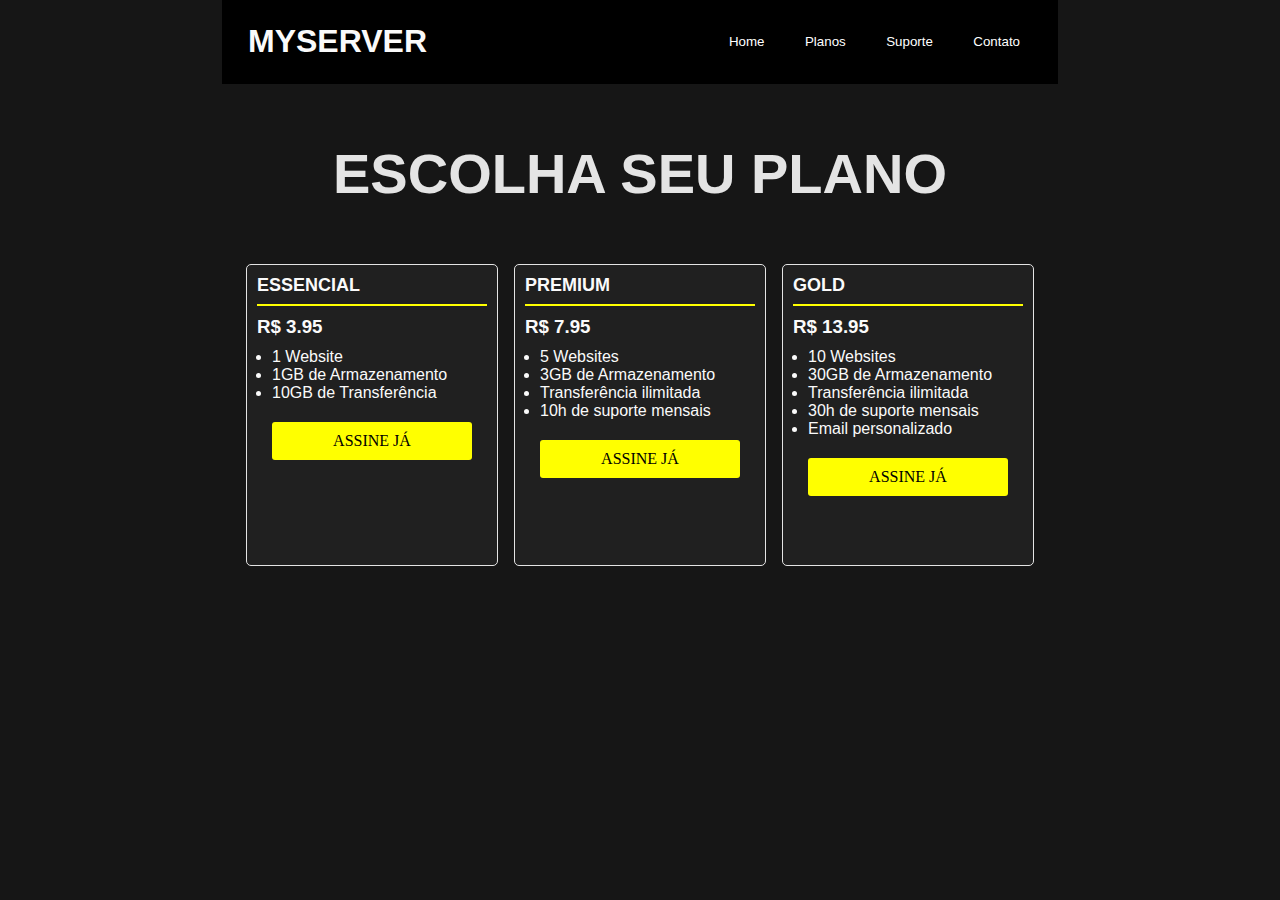
<file: projeto03/projeto03_v1.html>
<!DOCTYPE html>
<html lang="pt-BR">

<head>
    <meta charset="UTF-8">
    <meta name="description" content="Descrição da minha página">
    <meta name="author" content="Douglas Lemos">
    <title>Escolha seu Plano</title>

    <link rel="stylesheet" href="../projeto03/projeto03_v1.css">
</head>

<body>
    <header class="main">
        <div class="main-title">
            <h1 class="main-title__titulo">MyServer</h1>
        </div>

        <nav class="main-list">
            <ul class="main-list__item">
                <a href="#">
                    <li>Home</li>
                </a>
                <a href="#">
                    <li>Planos</li>
                </a>
                <a href="#">
                    <li>Suporte</li>
                </a>
                <a href="#">
                    <li>Contato</li>
                </a>
            </ul>
        </nav>
    </header>


    <h1 class="titulo">Escolha seu Plano</h1>

    <div class="content">
        <div class="content-plano">
            <h2> Essencial </h2>

            <h3> R$ 3.95 </h3>

            <ul>
                <li>1 Website</li>
                <li>1GB de Armazenamento</li>
                <li>10GB de Transferência </li>
            </ul>
            <div class="content-plano__assinatura">
                <a href="#"> Assine Já </a>
            </div>
        </div>
        <div class="content-plano">
            <h2>Premium</h2>

            <h3> R$ 7.95</h3>

            <ul>
                <li>5 Websites</li>
                <li>3GB de Armazenamento</li>
                <li>Transferência ilimitada</li>
                <li>10h de suporte mensais</li>
            </ul>

            <div class="content-plano__assinatura">
                <a href="#"> Assine Já </a>
            </div>

        </div>
        <div class="content-plano">
            <h2>Gold</h2>

            <h3> R$ 13.95 </h3>

            <ul>
                <li>10 Websites</li>
                <li>30GB de Armazenamento</li>
                <li>Transferência ilimitada</li>
                <li>30h de suporte mensais</li>
                <li>Email personalizado</li>
            </ul>

            <div class="content-plano__assinatura">
                <a href="#"> Assine Já </a>
            </div>
        </div>
    </div>



</body>

</html>
</file>
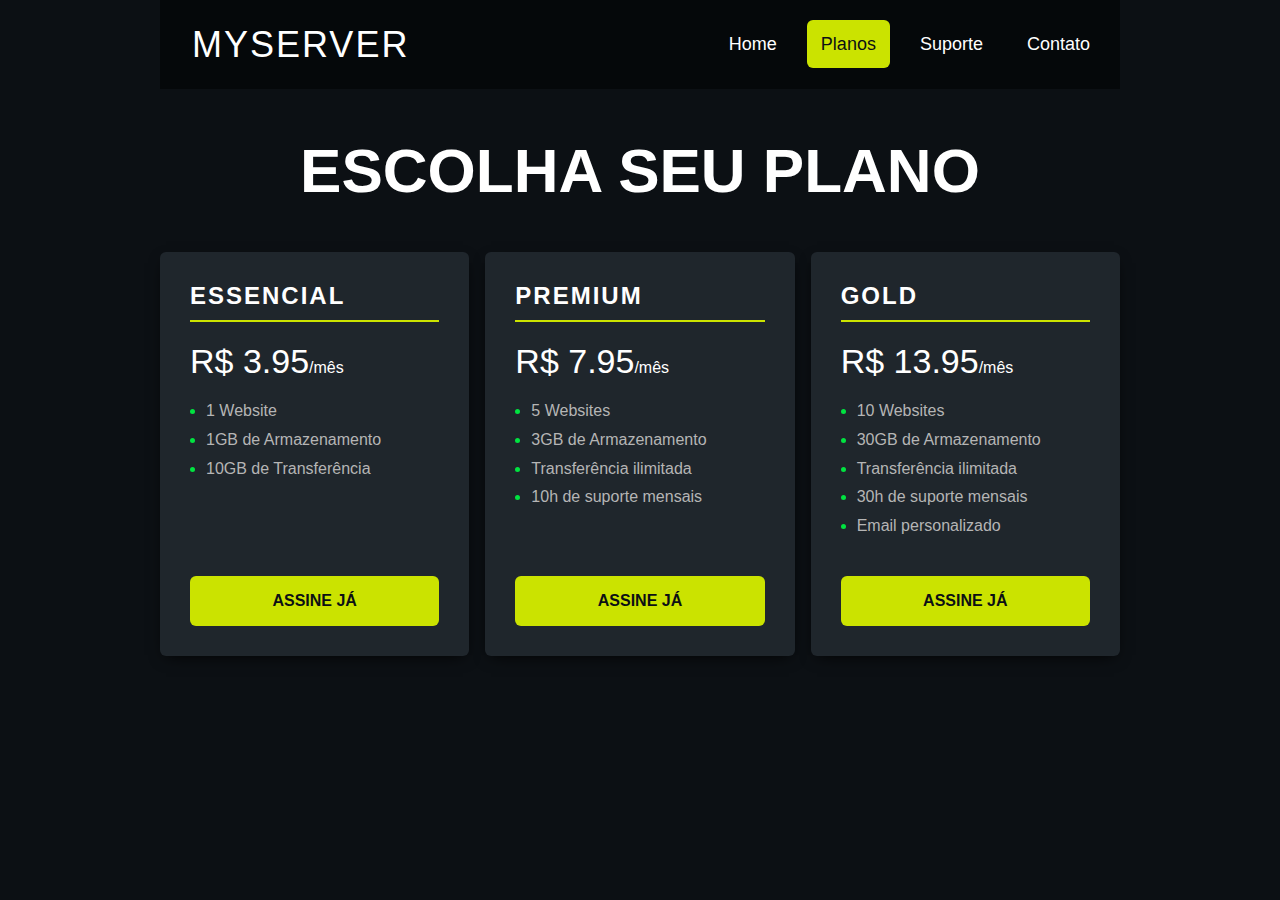
<file: projeto03/projeto_03_v2.html>
<!DOCTYPE html>
<html lang="pt-BR">

<head>
    <meta charset="UTF-8">
    <meta name="description" content="Descrição da minha página">
    <meta name="author" content="Douglas Lemos">
    <title>Escolha seu Plano</title>

    <link rel="stylesheet" href="../projeto03/projeto_03_v2.css">
</head>

<body>
    <header class="header">
        <div class="header__logo">MyServer</div>
        <nav class="header__nav">
            <ul class="header__nav__menu">
                <li><a href="#">Home</a></li>
                <li><a href="#" class="header__nav--active">Planos</a></li>
                <li><a href="#">Suporte</a></li>
                <li><a href="#">Contato</a></li>
            </ul>
        </nav>
    </header>


    <h1 class="main-title">Escolha seu plano</h1>

    <section class="pricing">
        <div class="pricing-plan">
            <h2 class="pricing-plan__title">Essencial</h2>
            <p><span class="pricing-plan__price">R$ 3.95</span>/mês</p>
            <ul class="pricing-plan__features">
                <li>1 Website</li>
                <li>1GB de Armazenamento</li>
                <li>10GB de Transferência </li>
            </ul>
            <a href="#" class="pricing-plan__cta"> Assine Já </a>

        </div>

        <div class="pricing-plan">
            <h2 class="pricing-plan__title">Premium</h2>
            <p><span class="pricing-plan__price">R$ 7.95</span>/mês</p>
            <ul class="pricing-plan__features">
                <li>5 Websites</li>
                <li>3GB de Armazenamento</li>
                <li>Transferência ilimitada</li>
                <li>10h de suporte mensais</li>
            </ul>
            <a href="#" class="pricing-plan__cta"> Assine Já </a>

        </div>

        <div class="pricing-plan">
            <h2 class="pricing-plan__title">Gold</h2>
            <p><span class="pricing-plan__price">R$ 13.95</span>/mês</p>
            <ul class="pricing-plan__features">
                <li>10 Websites</li>
                <li>30GB de Armazenamento</li>
                <li>Transferência ilimitada</li>
                <li>30h de suporte mensais</li>
                <li>Email personalizado</li>
            </ul>
            <a href="#" class="pricing-plan__cta"> Assine Já </a>

        </div>

    </section>
</body>

</html>
</file>
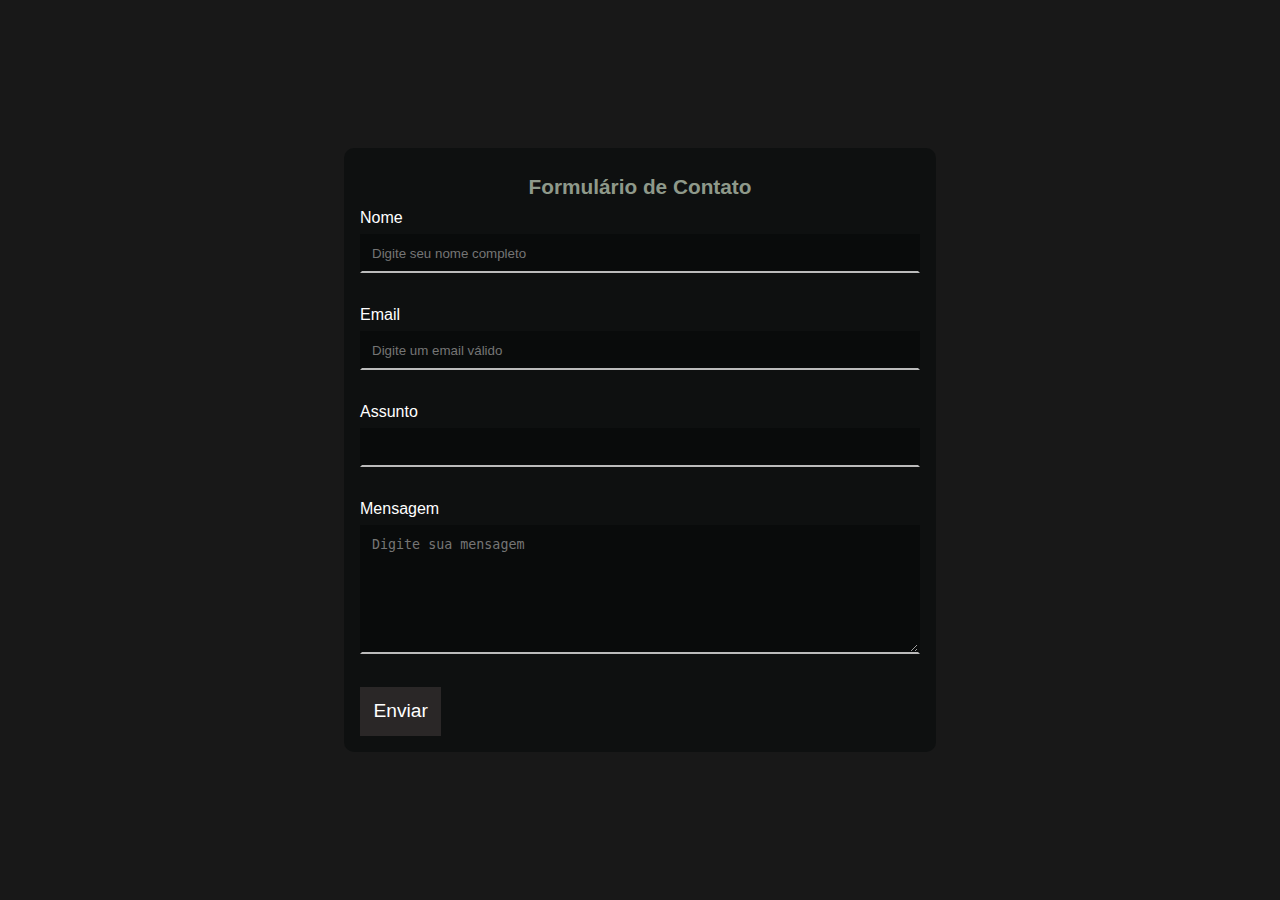
<file: Projeto_formulario_contato/form_contato.html>
<!DOCTYPE html>
<html lang="pt-br">

<head>
    <meta charset="UTF-8">
    <meta name="viewport" content="width=device-width, initial-scale=1.0">
    <title>Formulário Contato</title>

    <link rel="stylesheet" href="../Projeto_formulario_contato/form_contato.css">
</head>

<body>
    <form action="" autocomplete="off">
        <fieldset>
            <legend>Formulário de Contato</legend>

            <label for="name">Nome</label>
            <input type="text" id="name" name="name" required placeholder="Digite seu nome completo">

            <label for="email">Email</label>
            <input type="email" name="email" id="email" required placeholder="Digite um email válido">

            <label for="subject">Assunto</label>
            <input type="text" id="subject" name="subject">

            <label for="message">Mensagem</label>
            <textarea name="message" id="message" rows="7" required maxlength="1000" minlength="20"
                placeholder="Digite sua mensagem"></textarea>

            <button type="submit" class="btn"> Enviar </button>
        </fieldset>
    </form>
</body>

</html>
</file>
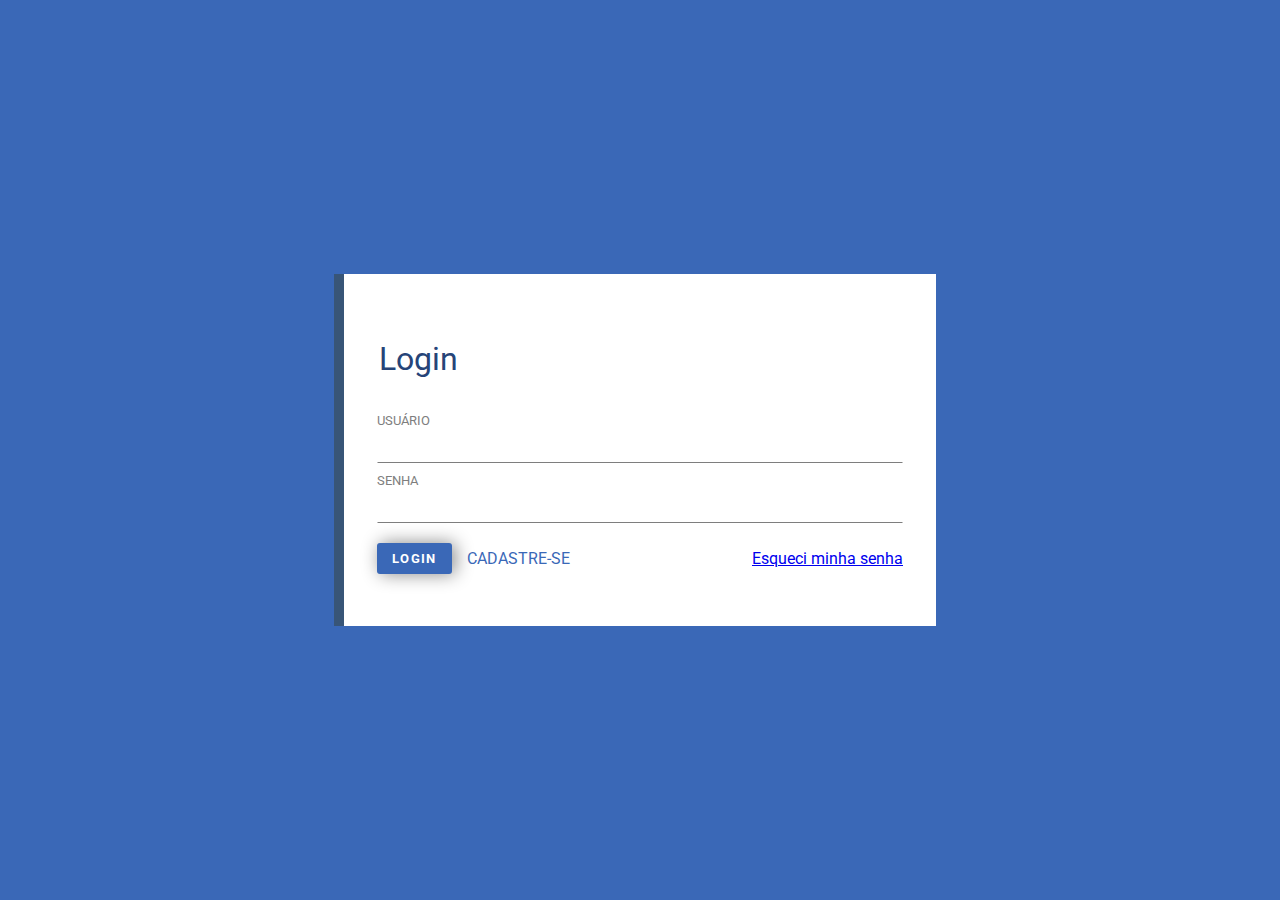
<file: projeto_login_cadastro/login.html>
<!DOCTYPE html>
<html lang="pt-br">

<head>
    <meta charset="UTF-8">
    <meta name="viewport" content="width=device-width, initial-scale=1.0">
    <title>Login</title>

    <link rel="preconnect" href="https://fonts.googleapis.com">
    <link rel="preconnect" href="https://fonts.gstatic.com" crossorigin>
    <link
        href="https://fonts.googleapis.com/css2?family=Inter:wght@600&family=Roboto:wght@300;400;900&family=Sora&display=swap"
        rel="stylesheet">

    <link rel="stylesheet" href="../projeto_login_cadastro/estilo_login.css">


</head>

<body>
    <form action="" class="wrapperContainer_form" autocomplete="off" method="get">
        <fieldset class="wrapperContainer_fieldset">

            <legend class="wrapperContainer_title">Login</legend>

            <label for="user" class=" wrapperContainer_label">Usuário</label>
            <input type="text" id="user" name="user" class="wrapperContainer_input" required>

            <label for="password" class=" wrapperContainer_label">Senha</label>
            <input maxlength="20" minlength="8" type="password" name="password" class="wrapperContainer_input"
                id="password"> 


            <div class="wrapperContainer_hero">
                <div class="wrapperContainer_hero_banner">
                    <button type="submit" class="wrapperContainer_hero_banner_btn">Login</button>
                    <a href="../projeto_login_cadastro/index.html">Cadastre-se</a>
                </div>
                <a href="#">Esqueci minha senha</a>
            </div>

        </fieldset>
    </form>

</body>

</html>
</file>
<file: projeto_login_cadastro/estilo_index.css>
:root{
    --primary-color: rgb(58, 104, 183);
    --font-family: 'Roboto', sans-serif;
}

html{
    background-color: var(--primary-color);
    font-family: var(--font-family);
}

body{
    display: flex;
    margin: 0;
    justify-content: center;
    align-items: center;
    min-height: 100vh;
}

.wrapperContainer_form{
    width: 90%;
    height: 25em;
    min-width: 28.125em;
    max-width: 35em;
    background-color: #ffffff;
    padding: 1em;
    box-shadow: -10px 0px  rgba(56, 75, 82, 0.63);
    
}

.wrapperContainer_fieldset{
    border: none;
    padding: 15px;
    margin-top: 50px;
    display: flex;
    flex-direction: column; 
}

.wrapperContainer_title{
    font-size: 2em;
    color: rgb(38, 68, 120);
    margin-bottom: 10px;
}



.wrapperContainer_label{
    text-transform: uppercase;
    font-size: .8em;
    color:#7e7e7e;
    margin: 10px 0;
    /* font-weight: bold; */
}


.wrapperContainer_input:invalid:focus {
    border-bottom: 2px solid #ff000d80;
}

.wrapperContainer_input:valid:focus {
    border-bottom: 2px solid #0ec72a80;
}


.wrapperContainer_input{
    font-size: 1.1rem;
    padding-left: .3rem;
    outline: none;
    border: 1px solid transparent;
    border-bottom-color: #7e7e7e;
}


.wrapperContainer_hero{
    margin-top: 2em;
    display: flex;
    justify-content: space-between;
    align-items: center;
    flex-wrap: wrap;    
}

.wrapperContainer_link_a{
    /* padding: 0.7em; */
    text-decoration: none;
    color: black
}

.wrapperContainer_link_a span{
    text-decoration: underline;
}

.wrapperContainer_btn{
    padding: 8px 18px;
    margin: 0;
    outline: 0;
    background-color: var(--primary-color);
    border: none;
    text-transform: uppercase;
    color: white;
    border-radius: 3px;
    font-family: var(--font-family);
    font-weight: bold;
    letter-spacing: 1.3px;
    cursor: pointer;
    box-shadow: 3px 0px 18px #888888;
}

.wrapperContainer_btn:hover{
    background-color: rgb(38, 68, 120);
    transition: 0.1s;
}
</file>
<file: ProjetoAprenser/estilo.css>
*,
*:after,
*:before {
    margin: 0;
    padding: 0;
    box-sizing: border-box;
}





:root {
    /* cria variavel no css! */
    --primary-color: #FED001;
}

html {
    /* font-size: 62.5%; facilita para que 1rem == 10px
    /* font-family: 'Inter', sans-serif;
     font-weight: 400; */

    font: 400 62.5% 'Inter', sans-serif;
}

p,
a {
    font-size: 1.6rem;
}

h1 {
    font-size: 4.8rem;
    font-family: 'Inter', sans-serif;
}

h2 {
    font-size: 4rem;
}

h3 {
    font-size: 3.2rem;
}

nav a {
    color: inherit;
    /*(herda a herança) */
}

.upper {
    text-transform: uppercase;
}

.btn {
    background-color: var(--primary-color);
    border-radius: 4px;
    font-size: 1.8rem;
    padding: 1.6rem 4.6rem;
    text-decoration: none;
    display: inline-block;
    color: inherit;
}

.btn:hover {
    background-color: #fed0019f;
}

.wrapperContainer {
    padding-top: 1px;
}

.wrapperContainer-dark {
    background-color: #2a2a2a;
    color: #fafafa;
}

.wrapperContainer-light {
    background-color: #fafafa;
}

.wrapperContainer-dark2 {
    background-color: #003464;
    color: #fafafa;
}

.container {
    max-width: 127.6rem;
    margin: auto;
}

.section_title {
    padding: 7rem 0;
    margin: 0;
    text-align: center;
}

.section_btn {
    margin: 7rem 0;
}

.header {
    display: flex;
    justify-content: space-between;
    align-items: center;
    color: var(--primary-color);
    padding: 2rem 0;
    
}

.wrapperContainer_fixed{
    position: sticky; /*(permite que o menu fique fixo sem tirar o conteúdo do mesmo "plano") */
    width: 100%;
    top: 0;
    left: 0;
}

.header_nav a {
    padding: .75em 1.15em;
    border: solid 1px;
    text-decoration: none;
}

.header_nav ul {
    display: flex;
    gap: .6rem;
    list-style-type: none;
}


.header_nav a:hover {
    background-color: black;
}

.wrapperContainer-hero {
    background-image: linear-gradient(transparent, rgb(250, 250, 68));
}

.heroBanner {
    display: flex;
    justify-content: space-between;
    align-items: center;
    gap: 20rem;
}


.hero_title {
    margin-bottom: 4rem;
}

.cursos {
    text-align: center;
}

.cursosContainer {
    display: flex;
    text-align: left;
    gap: 2rem;
}

.curso_card {
    flex: 1;
}

.curso_card img {
    display: block;
    width: 100%;
}

.curso_card h3 {
    font-size: 2.4rem;
    margin: 2.5rem 0;
}

.curso_card p {
    font-size: 1.8rem;
    line-height: 1.5;
}

.cursos_card_content {
    padding: 1rem 1.25rem;
    border-radius: 0 0 8px 8px;
    border: 1px solid #e2e2e2;
    border-top: transparent;
}

.escola {
    display: flex;
    padding: 8rem 0 0;
    gap: 6rem;
}

.escola_title {
    font-family:'Inter', sans-serif;
    text-align: center;
    margin-bottom: 1rem;
    font-size: 3.2rem;
}

.escola_content p {
    font-family:'Inter', sans-serif;
    line-height: 4.5rem;
    padding: 1rem 1.25rem;
}

.wrapperContainer-banner {
    background-color: #fafafa;
}

.contatos {
    font-family: 'Inter', sans-serif;
    text-align: center;
    padding: 4.5rem;
}

.contato_address {
   
    font: normal 400 1.8rem 'Inter', sans-serif;
    text-align: right;
    line-height: 2.5rem;
    padding: 3rem 0;
}

.rodape{
    font: normal 400 1.8rem 'Inter', sans-serif;
    padding: 3rem;
    text-align: center;
}

.wrapperContainer-padded{
    padding-top: 12rem;
}
</file>
<file: after_before_desafio/after_before_desafio-inicio.css>
a {
     display: inline-block;
     margin-bottom: 1rem;
 }

 a[target="_blank"]::after {
     content: url(../after_before_desafio/imagens/newWindow-icon.png);
     margin-left: .5rem;
 }

 a[href$=".pdf"]::before {
     content: url(../after_before_desafio/imagens/pdf-icon.gif);
     margin-right: .5rem;
 }

 input[type="checkbox"]:checked+label {
     color: green;
 }

 input[type="checkbox"]:not(:disabled) {
     color: red;
 }

 input[type="checkbox"]:disabled+label {
     color: blue;
 }

 li li :nth-child(3){
    background-color: yellow;
 }
</file>
<file: desafio01/desafio01_v1.css>
body {
    background-color: #e0dede;
    width: 80%;
    margin: auto;
    color: #474747;
}


h1{
    font-family: Verdana, Geneva, Tahoma, sans-serif;
    color: #061761;
    text-align: center;
    background-color: #bebee9;
    margin-bottom: 0;
}



h2{
    font-family: Verdana, Geneva, Tahoma, sans-serif;
    font-size: 25px;
    color: #061761;
    border-bottom: 2px solid;
    text-align: left;
    background-color: #c8c8cf;
    padding: 10px;

}

h3 {
    font-family: Verdana, Geneva, Tahoma, sans-serif;
    text-align: left;
    font-size: small;
}

h4{
    font-family: Verdana, Geneva, Tahoma, sans-serif;
    font-size: small;
}

strong {
    color: #1f1fa5;
}

a {
    text-decoration: none;
}

a:hover {
    text-decoration: underline;
}

p{
    font-family: Verdana, Geneva, Tahoma, sans-serif;
    font-size: small;
    font-weight: bold;
}

.p1{
    text-align: center;
}

.subtitle {
    margin-top: 0;
    background-color: #e1e1ff;

}

.p2 {
    font-weight: lighter;
}


li {
    list-style-type: none ;
    font-size: small;
    font-family: Verdana, Geneva, Tahoma, sans-serif;
}

.menu {
        text-align: right;
}

.menu button{
    border-radius: 10px;
    padding: 0px;
    box-shadow: 3px 2px 22px 1px rgba(0, 0, 0, 0.24);
      
}

.menu li{
    display: inline-block;
    padding: 0px;
}

.menu a{
    background-color: #fffbfb;
    display: inline-block;
    padding: 10px;
    text-decoration: none;
    border-radius: 7px;
}

.menu a:hover {
    background-color: #474747;
    color: #ffffff;
    transition: 0.4s all;
}
</file>
<file: primeiro_login/login_final.css>
html{
    background-color: #95a5a6;
    font-family: 'Helvetica Neue', Arial, sans-serif;
    
}

body{
    display: flex;
    flex-direction: column;
    justify-content: center;
    align-items: center;
    min-height: 100vh;
    margin: 0;
}


form {
    width: 21.875em;
    margin: 0 auto;
    background-color: #ecf0f1;
    border-radius:0.3125em;
    box-shadow: 3px 3px 10px #333;
    padding: 1em;
}

fieldset{
    border: none;
    padding: 0;
    margin: 0;
}

input,
label {
    display: block;
    width: 100%;
    box-sizing: border-box;
}

label{
    margin-bottom: .25em;
}

input{
    padding: .75em;
    border-radius: 5px;
    margin-bottom: 1.5em;
    border: 1px solid #bbb;
    font-size: 1em;
}

legend{
    padding: 1em;
    text-align: center;
    font-weight: bold;
    color: #454e4f;
    font-size: 1em;
    margin-bottom: .5em;
}

.login{
    color: #ecf0f1;
    text-shadow: 1px 1px 2px black, -1px 1px 1px black, 1px -1px 1px black, -1px -1px 1px black; 
}

.actions{
    display: flex;
    gap: 1em;
}

.botao{
    /* width: fit-content; */
    margin-left: auto;
    background-color: rgb(43, 42, 128);
    color: aliceblue;
    font-weight: bold;
    cursor: pointer;
}

.botao:hover{
    background-color: rgb(43, 42, 128, 0.616);   
}

.botao2{
    background-color: rgb(179, 21, 44);   
    color: aliceblue;
    font-weight: bold;
    cursor: pointer;
    /* width: fit-content; */
}

.botao2:hover{
    background-color: rgba(179, 21, 44, 0.616);   
}
</file>
<file: projeto01/projeto01.css>
body {
    background-color: #b6b6b6;
    margin: 0;

}


.hero {
    background-image: url(../projeto01/bg-3.jpg);
    height: 600px;
    background-size: cover;
    background-position: right center;
    padding-top: 1px;

}

.hero-content {
    margin: 50px auto 0;
    width: 80%;
    text-align: center;
    color: #ffffff;
    font-family: 'Segoe UI', Tahoma, Geneva, Verdana, sans-serif;
}

.hero-content h1 {
    text-shadow: -1px 0 hsl(0, 0%, 0%), 0 1px black, 1px 0 black, 0 -1px black;
    font-size: 60px;
    text-transform: uppercase;
    margin: auto;
    padding-top: 100px;
}

.hero-content p {
    font-family: 'Segoe UI', Tahoma, Geneva, Verdana, sans-serif;
    padding: 18px 10px;
    background: #000000a6;
    display: inline-block;
    border-bottom: 2px solid #ffffff;
    border-radius: 10px;

}

.menu {
    text-align: right;
}

.menu ul {
    margin-right: 20px;
}

.menu li {
    font-family: 'Segoe UI', Tahoma, Geneva, Verdana, sans-serif;
    list-style-type: none;
    display: inline-block;
    padding: 15px;
}

.menu a {
    background-color: #818181;
    color: #ffffff;
    display: block;
    padding: 10px 15px;
    text-decoration: none;
    border: 2px solid #ffffff;
    text-transform: uppercase;
    border-radius: 10px;
    font-size: 12px;
    letter-spacing: 2px;
}

.menu a:hover {
    background-color: rgb(0, 0, 0, .5);
    transition: 0.4s all;
}

/* section {
    /* background-color: white;
    margin: auto;
    width: 80%;
    margin-top: 20px;
    padding: 15px; */


.art {
    background-color: #ffffff;
    margin: auto;
    width: 80%;
    margin-top: 20px;
    padding: 15px;
}


.art h2 {
    font-family: 'Segoe UI', Tahoma, Geneva, Verdana, sans-serif;
    padding: 10px;
    background-color: #eeeeee;
    border-bottom: 1px solid #6b6b6b;
    margin-top: 0;
}

.art p {
    font-size: 16px;
    font-family: 'Segoe UI', Tahoma, Geneva, Verdana, sans-serif;
    text-align: left;
}

a.btn {
    text-decoration: none;
    background-color: #818181;
    display: block;
    padding: 12px 16px;
    color: #ffffff;
    font-family: 'Segoe UI', Tahoma, Geneva, Verdana, sans-serif;
    border-radius: 10px;
    margin-left: auto;
    width: fit-content;
}

.art .btn:hover {
    background-color: rgb(0, 0, 0, .6);
    transition: 0.4s all;
}

footer {
    text-shadow: -1px 0 hsl(0, 0%, 0%), 0 1px black, 1px 0 black, 0 -1px black;
    font-family: 'Segoe UI', Tahoma, Geneva, Verdana, sans-serif;
    background-color: #6b6b6b;
    color: #ffffff;
    text-align: center;
    width: 100%;
    display: inline-block;
    margin-top: 20px;
    letter-spacing: 2px;
}
</file>
<file: projeto02/projeto02_v2.css>
html,
body {
    height: 100%;
}

body {
    margin: 0;
    padding: 0;
    background-color: aqua;
    font-family: Arial, Helvetica, sans-serif;
    display: flex;
    justify-content: center;
    align-items: center;
    flex-direction: column;
}

.main-title {
    color: grey;
}

.list-wrapper {
    background-color: #ffffff;
    border-radius: 8px;
    width: 90%;
    max-width: 500px;
    height: 300px;
    overflow-y: scroll;
    max-width: 500px;
    box-shadow: 0 2px 6px rgba(0, 0, 0, .2);
}

.list {
    list-style-type: none;
    padding: 0;
    margin: 0;
}

.list-item {
    display: flex;
    border-bottom: 1px solid #eee;
    padding: 16px;
}

.list-item__imagem img {
    width: 80%;
    border-radius: 50%;
}

.list-item__content {
    padding: 0 20px;
    flex-grow: 1;
}

.list-item__name {
    font-size: 24px;
    color: #385555;
    margin: 0;
}

.list-item__email {
    margin-top: 5px 0 0;
    color: #aaa;
}

.list-item:hover {
    background-color: #e8e8e8;
}

.list-item__action {
    display: flex;
    gap: 16px;
    align-items: center;
    opacity: 0;
}

.list-item:hover .list-item__action {
    opacity: .3;
}
</file>
<file: projeto02/projeto_02_v1.css>
html, body{
    height: 100%;
}

body {
    margin: 0;
    padding: 0;
    background-color: aqua;
    font-family: Arial, Helvetica, sans-serif;
    display: flex;
    justify-content: center;
    align-items: center;
    flex-direction: column;
}

.main-title {
    color: grey;
}

.list {
    width: 90%;
    max-width: 960px;
    display: flex;
    flex-wrap: wrap;
    justify-content: center;
    list-style-type: none;
    gap: 15px;
    
}

.list-item{
    flex-basis: 280px;
    background-color: white;
    border-radius: 5px;
    text-align: center;
    box-shadow: 0 2px 8px rgba(0, 0, 0, .2);
    background-image: url(../projeto02/img/thumb02.jpg);
    background-size: 100%;
    background-repeat: no-repeat;
}

.list-item__imagem img {
    width: 80px;
    border-radius: 50%;
    margin-top: 120px;
}

.list-item__name{
    margin: 0;
    font-size: 24px;
    color: #385555;
}

.list-item__email {
    color: #aaa;
}

.list-item__action{
    display: flex;
    background-color: #e5e5e5;
    padding: 16px;
    justify-content: space-evenly;
    gap: 16px;
}
</file>
<file: projeto03/projeto03_v1.css>
body {
    background-color: #161616;
    height: 100%;
    margin: auto;
}

/* header */
.main {
    display: flex;
    justify-content: center;
    align-items: center;
    border: 2px solid rgb(0, 0, 0);
    margin: auto; 
    width: 65%;
    justify-content: space-between;
    background-color: rgb(0, 0, 0);


}

.main-title{
    display: flex;
}

.main-title__titulo{
    font-family: Arial, Helvetica, sans-serif;
    text-transform: uppercase;
    margin-left: 24px;
    color: #fafafa;
}


/* nav */
.main-list {
    
    display: flex;
    justify-content: center;
}


.main-list__item li{
    font-family: Arial, Helvetica, sans-serif;
    font-size: smaller;
    padding: 10px;
    list-style-type: none;
    display: inline-block;
    margin-right: 16px;
    border-radius: 5px;
    color: #ffffff;
}

.main-list__item a {
    text-decoration: none;
}

.main-list__item li:hover {
    background-color: #ffff00;
    color: #000;
    
}


/* titulo escolha seu plano */
.titulo {
    text-align: center;
    font-family: Arial, Helvetica, sans-serif;
    padding: 20px;
    text-transform: uppercase;
    color: #e4e4e4;
    font-size: 7ch;
    
}

/* planos */
.content{
    display: flex;
    flex-wrap: wrap;
    gap: 16px;
    justify-content: center;
    align-items: center;
    width: 65%;
    margin: auto; 
}

.content-plano {
    border: 1px solid #e4e4e4;
    width: 250px;
    height: 300px;
    background-color: #202020;
    border-radius: 5px;
}

.content-plano h2, h3, ul {
    margin: 10px;
    color: #fafafa;
    font-family: Arial, Helvetica, sans-serif;
}

.content-plano h2{
    font-size: 18px;
    border-bottom: 2px solid #ffff00;
    text-transform: uppercase;
    padding-bottom: 8px;
}

.content-plano ul {
   margin-left: -15px;
}

.content-plano__assinatura{
    display: flex;
    border-radius: 3px;
    background-color: #ffff00;
    width: 80%;
    margin: auto;
    margin-top: 20px;
    align-items: center;
    justify-content: center;
}

.content-plano__assinatura a {
    text-decoration: none;
    text-transform: uppercase;
    padding: 10px;
    color: #000;
    
}
</file>
<file: projeto03/projeto_03_v2.css>
body{
    background-color: #0c1014;
    color: white;
    width: 90%;
    max-width: 960px;
    margin: 0 auto;
    font-family: 'Gill Sans', 'Gill Sans MT', Calibri, 'Trebuchet MS', sans-serif;
}

.header {
    display: flex;
    background-color: #05080a;
    padding: 16px;
    justify-content: space-between;
    align-items: center;
}

.header__logo {
    text-transform: uppercase;
    font-size: 36px;
    margin-left: 16px;
    letter-spacing: 2px;
    
}

.header__nav__menu{
    display: flex;
    list-style-type: none;
    font-size: 18px;
    gap: 16px;
}

.header__nav__menu a {
    color: white;
    text-decoration: none;
    padding: 14px;
    border-radius: 6px;
}

.header__nav__menu a:hover{
    background-color: #cbe300;
    color: #0c1014;
    text-decoration: underline;
}

a.header__nav--active{
    background-color: #cbe300;
    color: #0c1014;
}


.main-title {
    font-size: 62px;
    text-transform: uppercase;
    text-align: center;
    margin: 46px 0;
}

.pricing {
    display: flex;
    gap: 16px;
}

.pricing-plan{
    flex: 1;
    background-color: #1f262c;
    padding: 30px;
    border-radius: 6px;
    box-shadow: 0 5px 15px -6px #000000;
    display: flex;
    flex-direction: column;
}

.pricing-plan__title {
    text-transform: uppercase;
    border-bottom: 2px solid #cbe300;
    margin-top: 0;
    padding-bottom: 10px;
    letter-spacing: 2px;
}

.pricing-plan p {
    margin-top: 0;
}

.pricing-plan__price {
    font-size: 34px;
}

.pricing-plan__features {
    margin: 0 0 35px;
    color: #b5b5b5;
    padding-left: 16px;
    line-height: 1.8;
    flex-grow: 1;
}

.pricing-plan__features li::marker{
    color: #00e340;
}

.pricing-plan__cta {
    text-decoration: none;
    color: #0c1014;
    background-color: #cbe300;
    border-radius: 6px;
    text-transform: uppercase;
    font-size: 16px;
    font-weight: bold;
    padding: 16px 10px;
    text-align: center;
}

.pricing-plan__cta:hover{
    outline: 2px solid #cbe300;
    background-color: transparent;
    color: white;
}
</file>
<file: Projeto_formulario_contato/form_contato.css>
html {
    background-color: #181818;
    font-family: 'Helvetica Neue', Arial, sans-serif;
    color: white;
}

body {
    display: flex;
    justify-content: center;
    align-items: center;
    min-height: 100vh;
    margin: 0;
}

form {
    width: 90%;
    min-width: 28.125em;
    max-width: 35em;
    background-color: #0e1010;
    padding: 1em;
    border-radius: 0.625em;
}

fieldset {
    border: none;
    padding: 0;
    margin: 0;
}

label,
input,
textarea {
    display: block;
    width: 100%;
    box-sizing: border-box;
}

input,
textarea {
    background-color: rgba(0, 0, 0, .3);
    border: 2px solid transparent;
    border-bottom-color: #bbb;
    padding: .75em;
    margin: .5em 0 2.5em;
    color: white;
    outline: 0;
}


/* input:invalid,
textarea:invalid {
    background-color: red;
} */

/* input:valid, textarea:valid{
    background-color: green;
} */

input:invalid:focus,
textarea:invalid:focus {
    border-bottom: 2px solid #ff000d;
}

input:valid:focus,
textarea:valid:focus {
    border-bottom: 2px solid #0ec72a;
}

input:focus,
textarea:focus {
    border-bottom: 2px solid #8e999a;
    background-color: #2a2727;
}




legend {
    padding: .5em;
    text-align: center;
    font-weight: bold;
    color: #8e998a;
    font-size: 1.3em;
}

.btn {
    background-color: #2a2727;
    color: white;
    cursor: pointer;
    padding: .7em;
    font-size: 1.2em;
    border: none;
}
</file>
<file: projeto_login_cadastro/estilo_login.css>
:root {
    --primary-color: rgb(58, 104, 183);
    --font-family: 'Roboto', sans-serif;
}

html {
    background-color: var(--primary-color);
    font-family: var(--font-family);
}

body {
    display: flex;
    margin: 0;
    justify-content: center;
    align-items: center;
    min-height: 100vh;
}

.wrapperContainer_form {
    width: 90%;
    height: 20em;
    min-width: 28.125em;
    max-width: 35em;
    background-color: #ffffff;
    padding: 1em;
    box-shadow: -10px 0px rgba(56, 75, 82, 0.63);

}

.wrapperContainer_fieldset {
    border: none;
    padding: 15px;
    margin-top: 50px;
    display: flex;
    flex-direction: column;
}

.wrapperContainer_title {
    font-size: 2em;
    color: rgb(38, 68, 120);
    margin-bottom: 10px;
}



.wrapperContainer_label {
    text-transform: uppercase;
    font-size: .8em;
    color: #7e7e7e;
    margin: 10px 0;
    /* font-weight: bold; */
}


.wrapperContainer_input:invalid:focus {
    border-bottom: 2px solid #ff000d80;
}

.wrapperContainer_input:valid:focus {
    border-bottom: 2px solid #0ec72a80;
}


.wrapperContainer_input {
    font-size: 1.1rem;
    padding-left: .3rem;
    outline: none;
    border: 1px solid transparent;
    border-bottom-color: #7e7e7e;
}

.wrapperContainer_hero {
    margin-top: 2em;
    display: flex;
    margin-top: 20px;
    justify-content: space-between;
    align-items: center;
}

.wrapperContainer_hero_banner {
    display: flex;
    gap: 15px;
    align-items: center;
    flex-wrap: wrap;
}

.wrapperContainer_hero_banner_btn {
    padding: 8px 15px;
    background-color: var(--primary-color);
    border: none;
    text-transform: uppercase;
    color: white;
    border-radius: 3px;
    font-family: var(--font-family);
    font-weight: bold;
    letter-spacing: 1.3px;
    cursor: pointer;
    box-shadow: 3px 0px 18px #888888;
}

.wrapperContainer_hero_banner_btn:hover {
    background-color: rgb(38, 68, 120);
    transition: 0.1s;
}

.wrapperContainer_hero_banner a {
    color: var(--primary-color);
    text-decoration: none;
    text-transform: uppercase;
}
</file>
